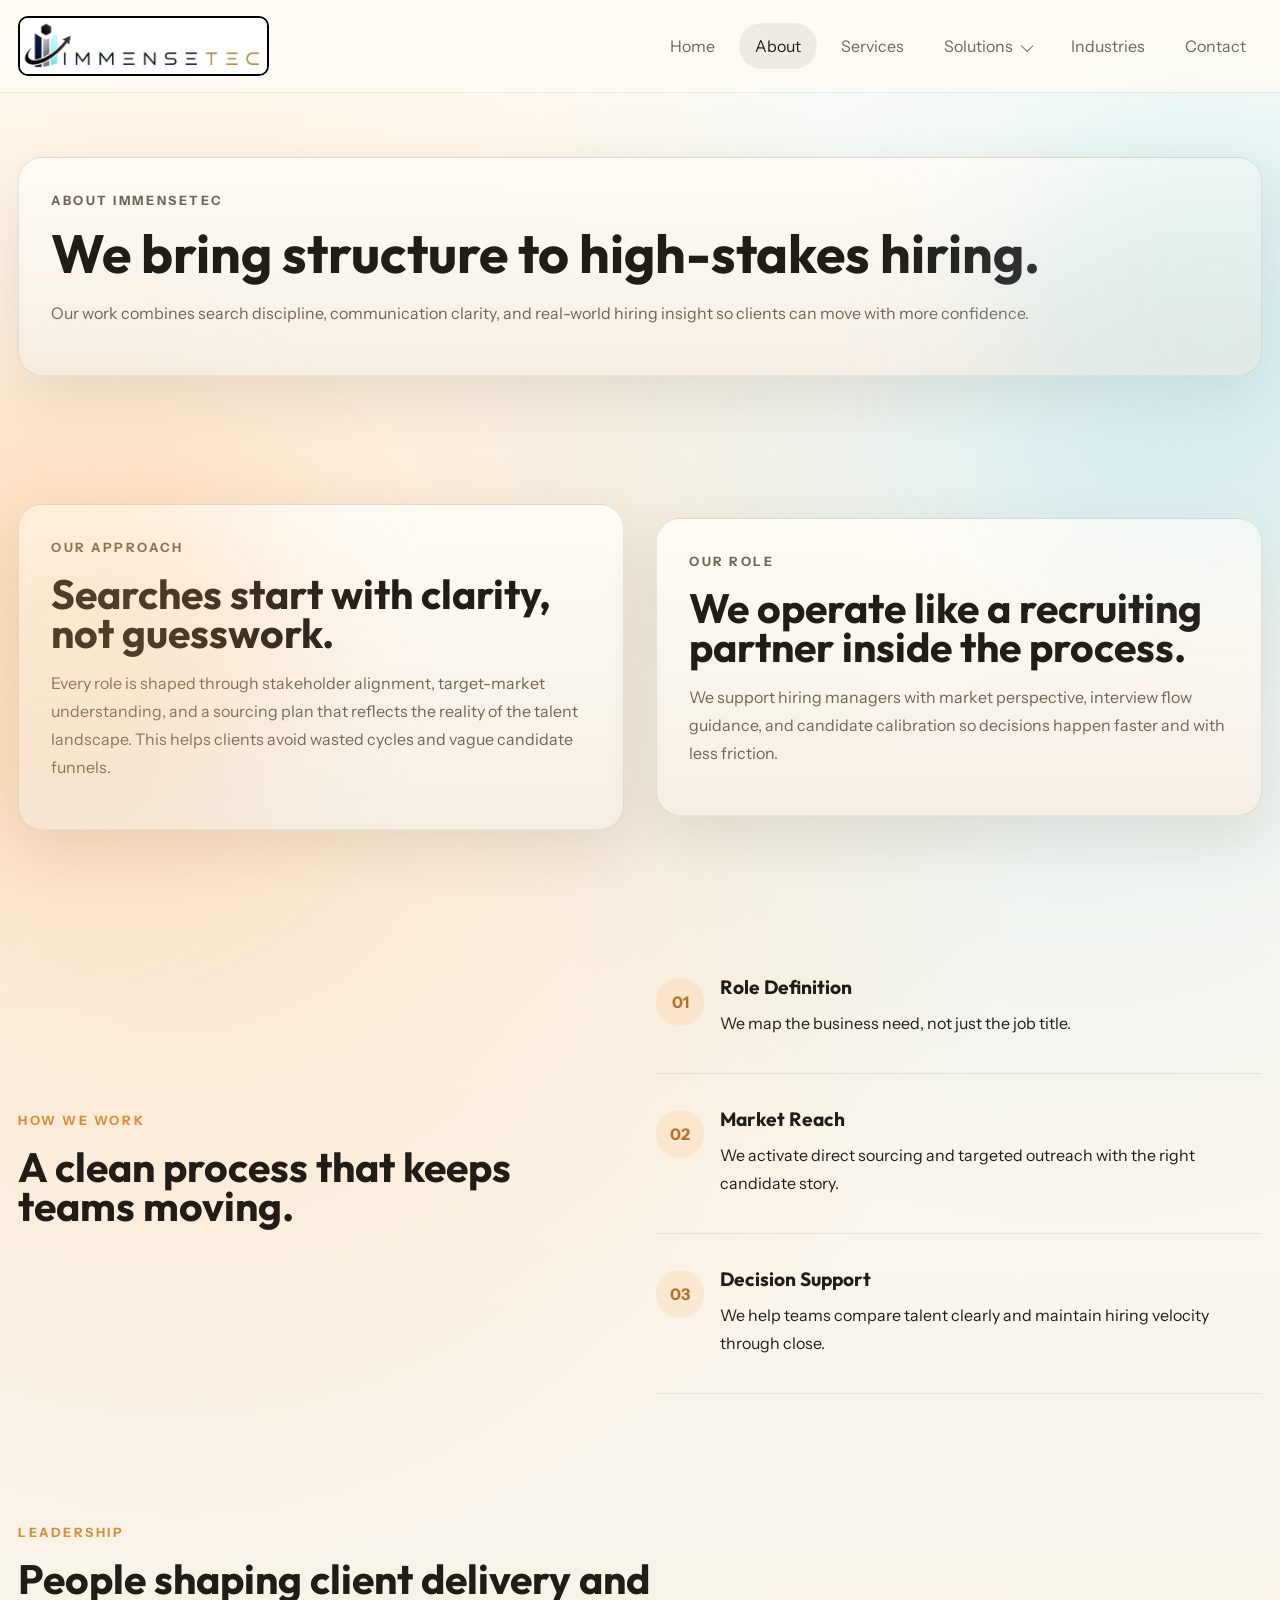
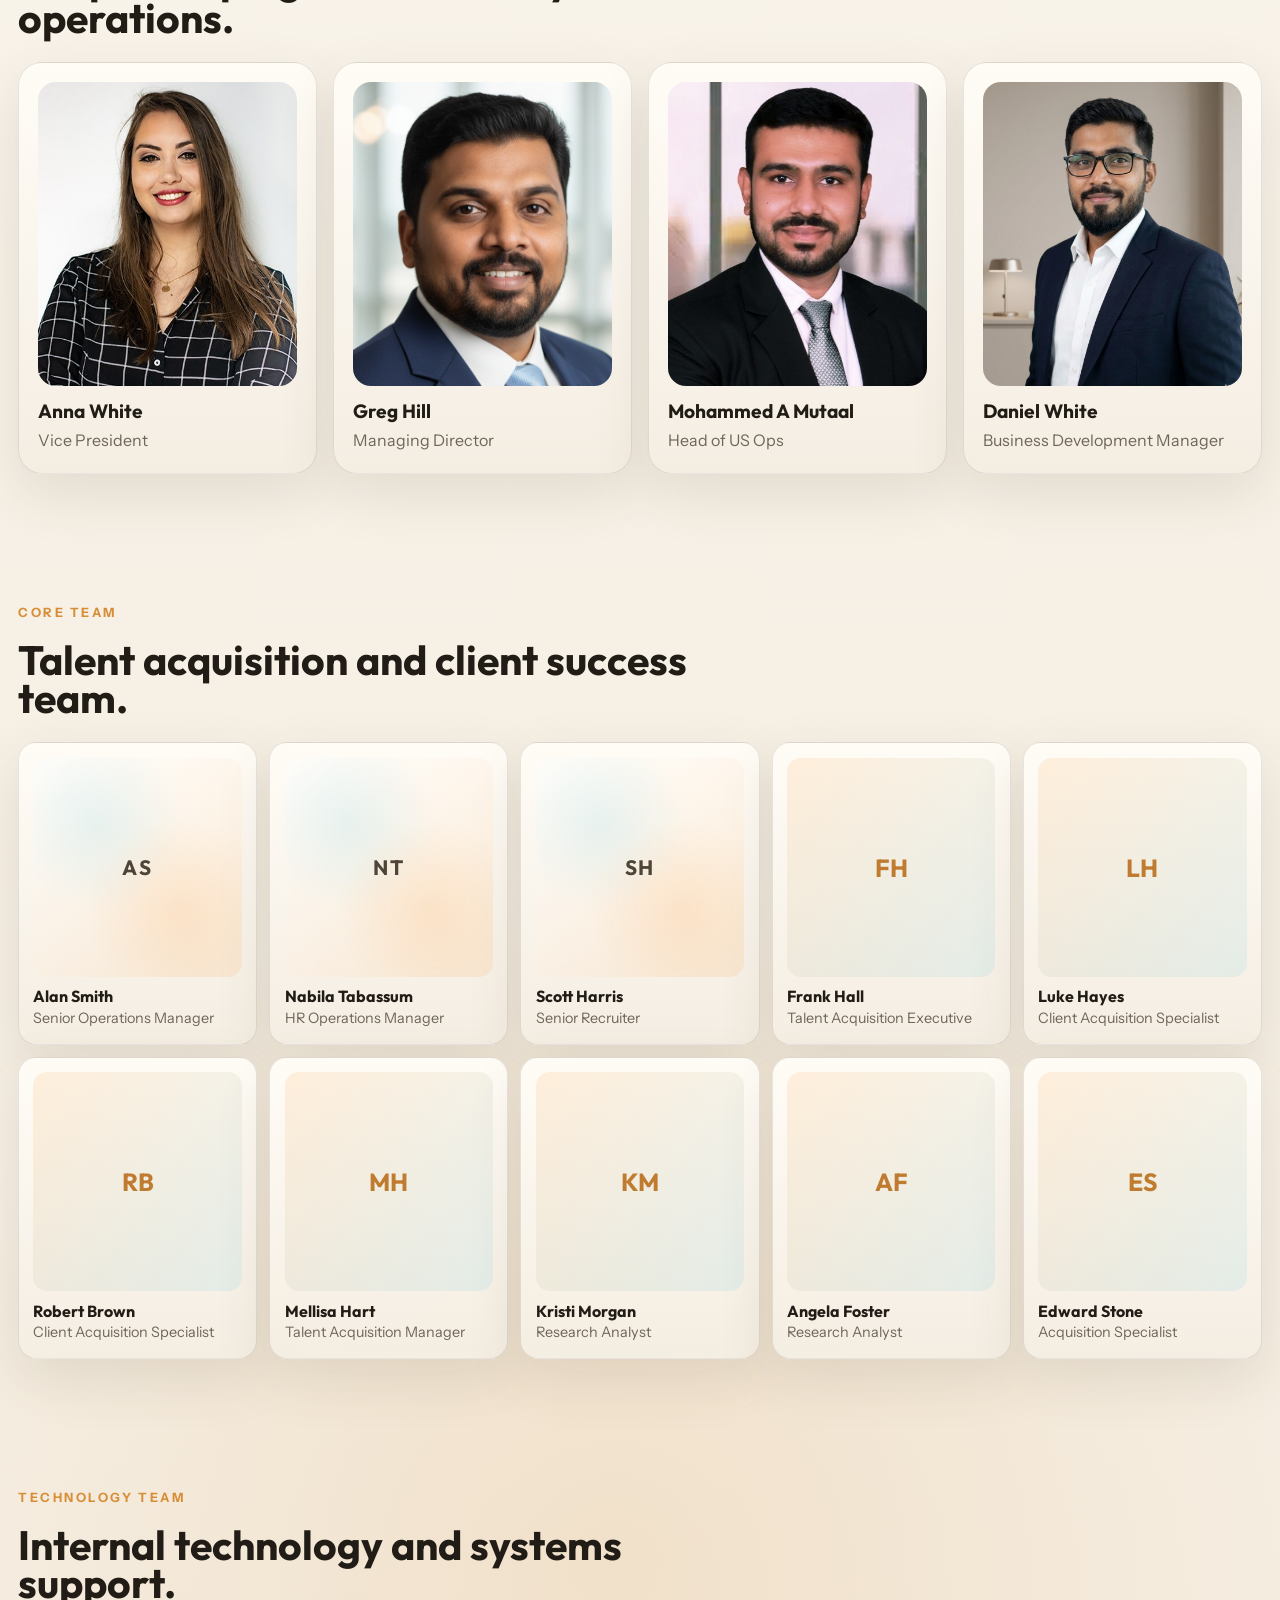
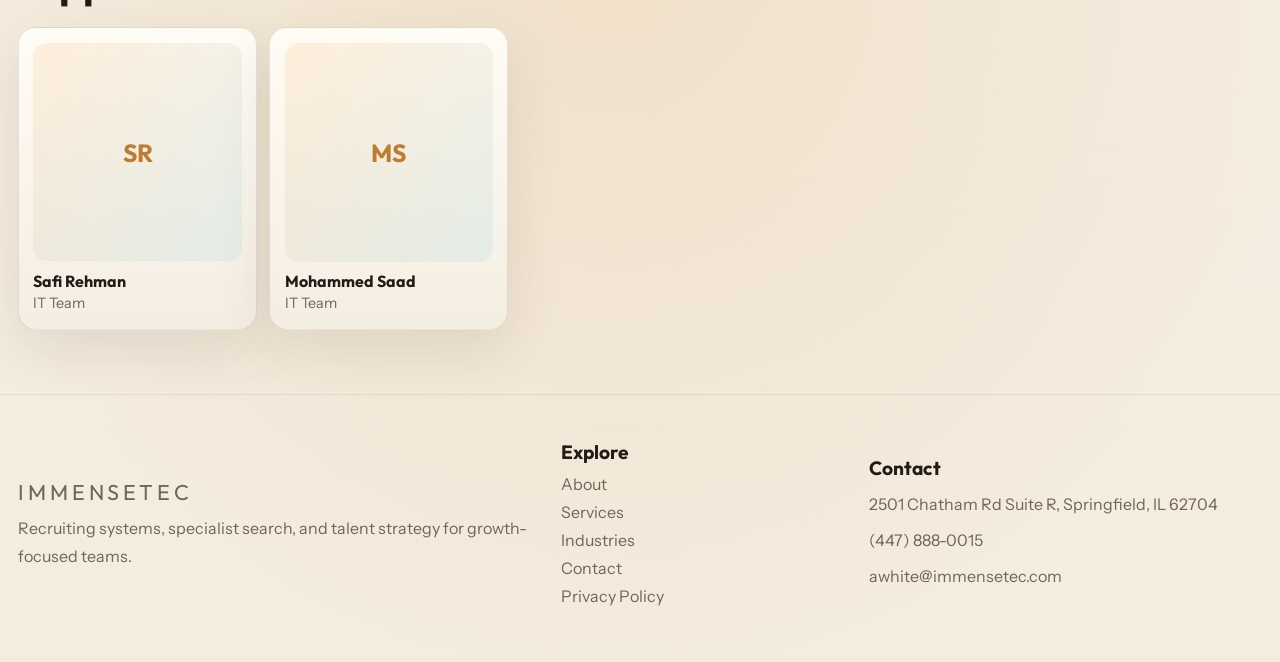
<file: about.html>
<!DOCTYPE html>
<html lang="en">
<head>
  <meta charset="UTF-8">
  <meta name="viewport" content="width=device-width, initial-scale=1.0">
  <title>About | Immensetec</title>
  <meta name="description" content="Learn how Immensetec approaches recruiting with clarity, speed, and structured hiring systems.">
    <link rel="icon" type="image/png" href="images/Favicon.png" />
  <link rel="preconnect" href="https://fonts.googleapis.com">
  <link rel="preconnect" href="https://fonts.gstatic.com" crossorigin>
  <link href="https://fonts.googleapis.com/css2?family=Outfit:wght@400;500;600;700;800&family=Instrument+Sans:wght@400;500;600;700&display=swap" rel="stylesheet">
  <link rel="stylesheet" href="styles.css">
</head>
<body>
  <div class="site-shell">
    <!-- <header class="site-header">
      <div class="container nav-bar">
        <a href="index.html" class="brand">
          <img src="images/logo.png" alt="Company Logo" class="logo" class="logo"  />
        </a>
        <nav class="site-nav" aria-label="Main navigation">
          <a href="index.html">Home</a>
          <a href="about.html" class="active">About</a>
          <a href="services.html">Services</a>
          <div class="nav-dropdown">
            <button class="nav-dropdown-toggle" type="button" aria-expanded="false" aria-controls="solutions-menu">
              Solutions
              <span class="nav-caret" aria-hidden="true"></span>
            </button>
            <div class="nav-dropdown-menu" id="solutions-menu">
              <div class="nav-dropdown-column">
                <p class="nav-dropdown-title">Services</p>
                <a href="services.html">Manufacturing &amp; Industrial</a>
                <a href="services.html">Financial</a>
                <a href="services.html">Healthcare &amp; Medical</a>
                <a href="services.html">Construction &amp; Infrastructure</a>
                <a href="services.html">Engineering</a>
                <a href="services.html">Oil &amp; Gas</a>
              </div>
              <div class="nav-dropdown-column nav-dropdown-column-wide">
                <p class="nav-dropdown-title">Business Challenges</p>
                <div class="nav-dropdown-cards">
                  <a href="services.html" class="nav-dropdown-card">
                    <strong>Direct Hire</strong>
                    <span>Targeted recruiting for essential permanent roles.</span>
                  </a>
                  <a href="services.html" class="nav-dropdown-card">
                    <strong>Permanent Hire</strong>
                    <span>Long-term placements built for stability and growth.</span>
                  </a>
                  <a href="services.html" class="nav-dropdown-card">
                    <strong>Fulltime Hire</strong>
                    <span>Full-cycle hiring support for core team expansion.</span>
                  </a>
                  <a href="services.html" class="nav-dropdown-card">
                    <strong>Resume Finder</strong>
                    <span>Focused candidate identification for hard-to-fill searches.</span>
                  </a>
                </div>
              </div>
              <div class="nav-dropdown-column">
                <p class="nav-dropdown-title">Industry Focus</p>
                <a href="industries.html">Industrial & Production</a>
                <a href="industries.html">Financial Services</a>
                <a href="industries.html">Hospitality & Guest Services</a>
                <a href="industries.html">Healthcare & Life Sciences</a>
                <a href="industries.html">Engineering Services</a>
                <a href="industries.html">Infrastructure & Construction</a>
                <a href="industries.html" class="nav-dropdown-viewall">View all</a>
              </div>
            </div>
          </div>
          <a href="industries.html">Industries</a>
          <a href="contact.html">Contact</a>
        </nav>
      </div>
    </header> -->
  <header class="site-header">
  <div class="container nav-bar">
    <a href="index.html" class="brand">
      <img src="images/logo.png" alt="ImmenseTec Logo" class="logo" />
    </a>

    <button class="nav-toggle" id="navToggle" aria-label="Toggle navigation" aria-expanded="false" aria-controls="siteNav">
      <span></span>
      <span></span>
      <span></span>
    </button>

    <nav class="site-nav" id="siteNav" aria-label="Main navigation">
      <a href="index.html" >Home</a>
      <a href="about.html" class="active">About</a>
      <a href="services.html">Services</a>

      <div class="nav-dropdown">
        <button class="nav-dropdown-toggle" type="button" aria-expanded="false" aria-controls="solutions-menu">
          Solutions
          <span class="nav-caret" aria-hidden="true"></span>
        </button>
        <div class="nav-dropdown-menu" id="solutions-menu">
          <div class="nav-dropdown-column">
            <p class="nav-dropdown-title">Services</p>
            <a href="services.html">Manufacturing & Industrial</a>
            <a href="services.html">Financial</a>
            <a href="services.html">Healthcare & Medical</a>
            <a href="services.html">Construction & Infrastructure</a>
            <a href="services.html">Engineering</a>
            <a href="services.html">Oil & Gas</a>
          </div>
          <div class="nav-dropdown-column nav-dropdown-column-wide">
            <p class="nav-dropdown-title">Business Challenges</p>
            <div class="nav-dropdown-cards">
              <a href="services.html" class="nav-dropdown-card">
                <strong>Direct Hire</strong>
                <span>Targeted recruiting for essential permanent roles.</span>
              </a>
              <a href="services.html" class="nav-dropdown-card">
                <strong>Permanent Hire</strong>
                <span>Long-term placements built for stability and growth.</span>
              </a>
              <a href="services.html" class="nav-dropdown-card">
                <strong>Fulltime Hire</strong>
                <span>Full-cycle hiring support for core team expansion.</span>
              </a>
              <a href="services.html" class="nav-dropdown-card">
                <strong>Resume Finder</strong>
                <span>Focused candidate identification for hard-to-fill searches.</span>
              </a>
            </div>
          </div>
          <div class="nav-dropdown-column">
            <p class="nav-dropdown-title">Industry Focus</p>
            <a href="industries.html">Industrial & Production</a>
            <a href="industries.html">Financial Services</a>
            <a href="industries.html">Hospitality & Guest Services</a>
            <a href="industries.html">Healthcare & Life Sciences</a>
            <a href="industries.html">Engineering Services</a>
            <a href="industries.html">Infrastructure & Construction</a>
            <a href="industries.html" class="nav-dropdown-viewall">View all</a>
          </div>
        </div>
      </div>

      <a href="industries.html">Industries</a>
      <a href="contact.html">Contact</a>
    </nav>
  </div>
</header>
    <main>
      <section class="page-hero">
        <div class="container page-hero-card">
          <p class="kicker">About Immensetec</p>
          <h1>We bring structure to high-stakes hiring.</h1>
          <p>
            Our work combines search discipline, communication clarity, and real-world
            hiring insight so clients can move with more confidence.
          </p>
        </div>
      </section>

      <section class="content-section">
        <div class="container dual-panel">
          <article class="surface-card">
            <p class="mini-label">Our approach</p>
            <h2>Searches start with clarity, not guesswork.</h2>
            <p>
              Every role is shaped through stakeholder alignment, target-market
              understanding, and a sourcing plan that reflects the reality of the
              talent landscape. This helps clients avoid wasted cycles and vague candidate funnels.
            </p>
          </article>
          <article class="surface-card">
            <p class="mini-label">Our role</p>
            <h2>We operate like a recruiting partner inside the process.</h2>
            <p>
              We support hiring managers with market perspective, interview flow
              guidance, and candidate calibration so decisions happen faster and with less friction.
            </p>
          </article>
        </div>
      </section>

      <section class="content-section">
        <div class="container timeline-layout">
          <div class="story-block">
            <p class="kicker">How we work</p>
            <h2>A clean process that keeps teams moving.</h2>
          </div>
          <div class="timeline-list">
            <article class="timeline-item">
              <span>01</span>
              <div>
                <h3>Role Definition</h3>
                <p>We map the business need, not just the job title.</p>
              </div>
            </article>
            <article class="timeline-item">
              <span>02</span>
              <div>
                <h3>Market Reach</h3>
                <p>We activate direct sourcing and targeted outreach with the right candidate story.</p>
              </div>
            </article>
            <article class="timeline-item">
              <span>03</span>
              <div>
                <h3>Decision Support</h3>
                <p>We help teams compare talent clearly and maintain hiring velocity through close.</p>
              </div>
            </article>
          </div>
        </div>
      </section>

      <section class="content-section">
        <div class="container">
          <div class="section-intro">
            <p class="kicker">Leadership</p>
            <h2>People shaping client delivery and operations.</h2>
          </div>
          <div class="team-showcase leadership-showcase">
            <article class="profile-card">
              <div class="profile-photo">
                <img src="images/team/anna-white.jpg" alt="Anna White">
              </div>
              <h3>Anna White</h3>
              <p>Vice President</p>
            </article>
            <article class="profile-card">
              <div class="profile-photo">
                <img src="images/team/faiyaz.png" alt="Greg Hill">
              </div>
              <h3>Greg Hill</h3>
              <p>Managing Director</p>
            </article>
            <article class="profile-card">
              <div class="profile-photo">
                <img src="images/team/mutaal.jpg" alt="Mohammed A Mutaal">
              </div>
              <h3>Mohammed A Mutaal</h3>
              <p>Head of US Ops</p>
            </article>
            <article class="profile-card">
              <div class="profile-photo">
                <img src="images/team/daniel-white.jpeg" alt="Daniel White">
              </div>
              <h3>Daniel White</h3>
              <p>Business Development Manager</p>
            </article>
          </div>
        </div>
      </section>

      <section class="content-section">
        <div class="container">
          <div class="section-intro">
            <p class="kicker">Core Team</p>
            <h2>Talent acquisition and client success team.</h2>
          </div>
          <div class="team-showcase compact-showcase">
            <article class="profile-card">
              <div class="profile-photo blank-photo soft-placeholder" aria-hidden="true">
                <span>AS</span>
              </div>
              <h3>Alan Smith</h3>
              <p>Senior Operations Manager</p>
            </article>
            <article class="profile-card">
              <div class="profile-photo blank-photo soft-placeholder" aria-hidden="true">
                <span>NT</span>
              </div>
              <h3>Nabila Tabassum</h3>
              <p>HR Operations Manager</p>
            </article>
            <article class="profile-card">
              <div class="profile-photo blank-photo soft-placeholder" aria-hidden="true">
                <span>SH</span>
              </div>
              <h3>Scott Harris</h3>
              <p>Senior Recruiter</p>
            </article>
            <article class="profile-card">
              <div class="profile-photo placeholder-photo">
                <span>FH</span>
              </div>
              <h3>Frank Hall</h3>
              <p>Talent Acquisition Executive</p>
            </article>
            <article class="profile-card">
              <div class="profile-photo placeholder-photo">
                <span>LH</span>
              </div>
              <h3>Luke Hayes</h3>
              <p>Client Acquisition Specialist</p>
            </article>
            <article class="profile-card">
              <div class="profile-photo placeholder-photo">
                <span>RB</span>
              </div>
              <h3>Robert Brown</h3>
              <p>Client Acquisition Specialist</p>
            </article>
            <article class="profile-card">
              <div class="profile-photo placeholder-photo">
                <span>MH</span>
              </div>
              <h3>Mellisa Hart</h3>
              <p>Talent Acquisition Manager</p>
            </article>
            <article class="profile-card">
              <div class="profile-photo placeholder-photo">
                <span>KM</span>
              </div>
              <h3>Kristi Morgan</h3>
              <p>Research Analyst</p>
            </article>
            <article class="profile-card">
              <div class="profile-photo placeholder-photo">
                <span>AF</span>
              </div>
              <h3>Angela Foster</h3>
              <p>Research Analyst</p>
            </article>
            <article class="profile-card">
              <div class="profile-photo placeholder-photo">
                <span>ES</span>
              </div>
              <h3>Edward Stone</h3>
              <p>Acquisition Specialist</p>
            </article>
          </div>
        </div>
      </section>

      <section class="content-section">
        <div class="container">
          <div class="section-intro">
            <p class="kicker">Technology Team</p>
            <h2>Internal technology and systems support.</h2>
          </div>
          <div class="team-showcase tech-showcase compact-showcase">
            <article class="profile-card">
              <div class="profile-photo placeholder-photo">
                <span>SR</span>
              </div>
              <h3>Safi Rehman</h3>
              <p>IT Team</p>
            </article>
            <article class="profile-card">
              <div class="profile-photo placeholder-photo">
                <span>MS</span>
              </div>
              <h3>Mohammed Saad</h3>
              <p>IT Team</p>
            </article>
          </div>
        </div>
      </section>
    </main>

    <footer class="site-footer">
      <div class="container footer-layout">
        <div>
          <a href="index.html" class="brand footer-brand">IMMENSETEC</a>
          <p>Recruiting systems, specialist search, and talent strategy for growth-focused teams.</p>
        </div>
        <div>
          <h3>Explore</h3>
          <a href="about.html">About</a>
          <a href="services.html">Services</a>
          <a href="industries.html">Industries</a>
          <a href="contact.html">Contact</a>
          <a href="privacy-policy.html">Privacy Policy</a>
        </div>
        <div>
          <h3>Contact</h3>
          <p>2501 Chatham Rd Suite R, Springfield, IL 62704</p>
          <p>(447) 888-0015</p>
          <p>awhite@immensetec.com</p>
        </div>
      </div>
    </footer>
  </div>
  <script src="nav.js"></script>
</body>
</html>
</file>
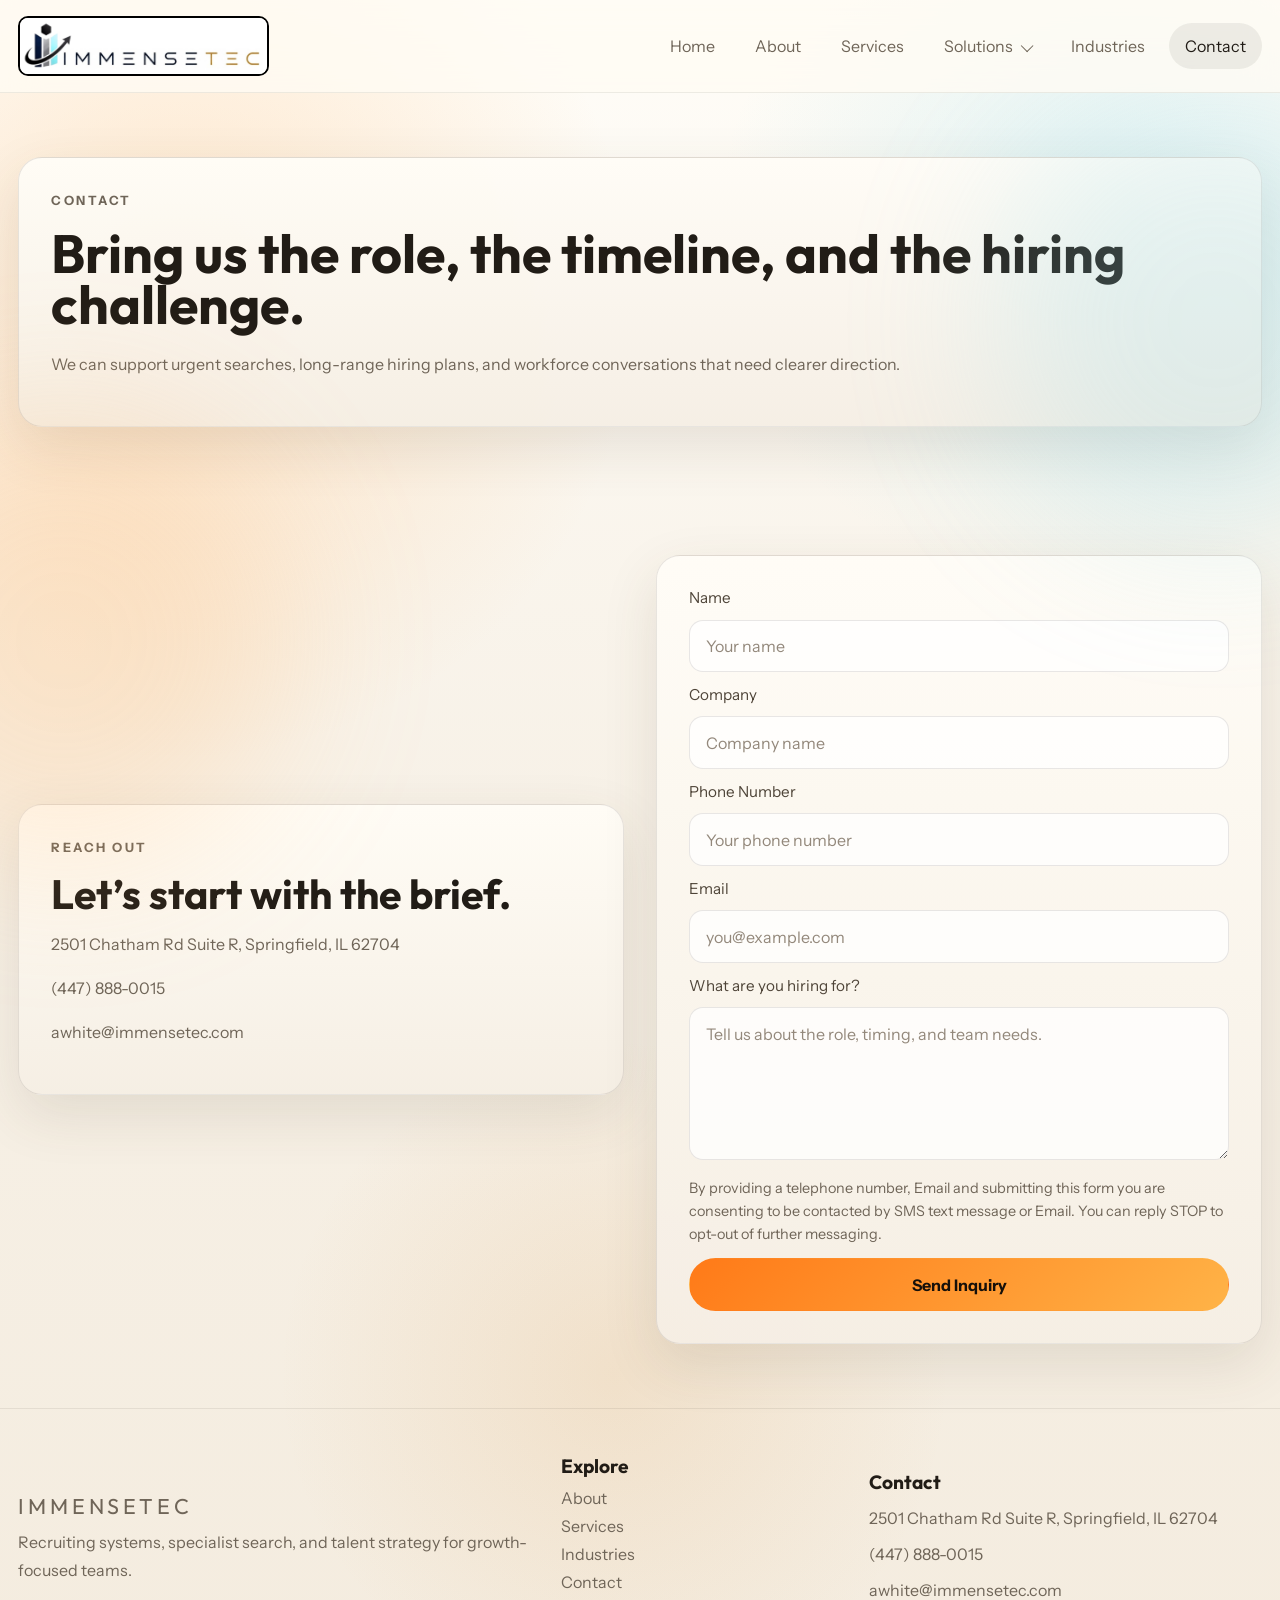
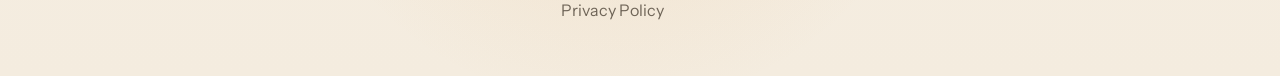
<file: contact.html>
<!DOCTYPE html>
<html lang="en">
<head>
  <meta charset="UTF-8">
  <meta name="viewport" content="width=device-width, initial-scale=1.0">
  <title>Contact | Immensetec</title>
  <meta name="description" content="Contact Immensetec to discuss recruiting, staffing, and workforce support.">
    <link rel="icon" type="image/png" href="images/Favicon.png" />
  <link rel="preconnect" href="https://fonts.googleapis.com">
  <link rel="preconnect" href="https://fonts.gstatic.com" crossorigin>
  <link href="https://fonts.googleapis.com/css2?family=Outfit:wght@400;500;600;700;800&family=Instrument+Sans:wght@400;500;600;700&display=swap" rel="stylesheet">
  <link rel="stylesheet" href="styles.css">
</head>
<body>
  <div class="site-shell">
    <!-- <header class="site-header">
      <div class="container nav-bar">
        <a href="index.html" class="brand">
          <img src="images/logo.png" alt="Company Logo" class="logo" class="logo"  />
        </a>
        <nav class="site-nav" aria-label="Main navigation">
          <a href="index.html">Home</a>
          <a href="about.html">About</a>
          <a href="services.html">Services</a>
          <div class="nav-dropdown">
            <button class="nav-dropdown-toggle" type="button" aria-expanded="false" aria-controls="solutions-menu">
              Solutions
              <span class="nav-caret" aria-hidden="true"></span>
            </button>
            <div class="nav-dropdown-menu" id="solutions-menu">
              <div class="nav-dropdown-column">
                <p class="nav-dropdown-title">Services</p>
                <a href="services.html">Manufacturing &amp; Industrial</a>
                <a href="services.html">Financial</a>
                <a href="services.html">Healthcare &amp; Medical</a>
                <a href="services.html">Construction &amp; Infrastructure</a>
                <a href="services.html">Engineering</a>
                <a href="services.html">Oil &amp; Gas</a>
              </div>
              <div class="nav-dropdown-column nav-dropdown-column-wide">
                <p class="nav-dropdown-title">Business Challenges</p>
                <div class="nav-dropdown-cards">
                  <a href="services.html" class="nav-dropdown-card">
                    <strong>Direct Hire</strong>
                    <span>Targeted recruiting for essential permanent roles.</span>
                  </a>
                  <a href="services.html" class="nav-dropdown-card">
                    <strong>Permanent Hire</strong>
                    <span>Long-term placements built for stability and growth.</span>
                  </a>
                  <a href="services.html" class="nav-dropdown-card">
                    <strong>Fulltime Hire</strong>
                    <span>Full-cycle hiring support for core team expansion.</span>
                  </a>
                  <a href="services.html" class="nav-dropdown-card">
                    <strong>Resume Finder</strong>
                    <span>Focused candidate identification for hard-to-fill searches.</span>
                  </a>
                </div>
              </div>
              <div class="nav-dropdown-column">
                <p class="nav-dropdown-title">Industry Focus</p>
                <a href="industries.html">Industrial & Production</a>
                <a href="industries.html">Financial Services</a>
                <a href="industries.html">Hospitality & Guest Services</a>
                <a href="industries.html">Healthcare & Life Sciences</a>
                <a href="industries.html">Engineering Services</a>
                <a href="industries.html">Infrastructure & Construction</a>
                <a href="industries.html" class="nav-dropdown-viewall">View all</a>
              </div>
            </div>
          </div>
          <a href="industries.html">Industries</a>
          <a href="contact.html" class="active">Contact</a>
        </nav>
      </div>
    </header> -->
  <header class="site-header">
  <div class="container nav-bar">
    <a href="index.html" class="brand">
      <img src="images/logo.png" alt="ImmenseTec Logo" class="logo" />
    </a>

    <button class="nav-toggle" id="navToggle" aria-label="Toggle navigation" aria-expanded="false" aria-controls="siteNav">
      <span></span>
      <span></span>
      <span></span>
    </button>

    <nav class="site-nav" id="siteNav" aria-label="Main navigation">
      <a href="index.html">Home</a>
      <a href="about.html">About</a>
      <a href="services.html">Services</a>

      <div class="nav-dropdown">
        <button class="nav-dropdown-toggle" type="button" aria-expanded="false" aria-controls="solutions-menu">
          Solutions
          <span class="nav-caret" aria-hidden="true"></span>
        </button>
        <div class="nav-dropdown-menu" id="solutions-menu">
          <div class="nav-dropdown-column">
            <p class="nav-dropdown-title">Services</p>
            <a href="services.html">Manufacturing & Industrial</a>
            <a href="services.html">Financial</a>
            <a href="services.html">Healthcare & Medical</a>
            <a href="services.html">Construction & Infrastructure</a>
            <a href="services.html">Engineering</a>
            <a href="services.html">Oil & Gas</a>
          </div>
          <div class="nav-dropdown-column nav-dropdown-column-wide">
            <p class="nav-dropdown-title">Business Challenges</p>
            <div class="nav-dropdown-cards">
              <a href="services.html" class="nav-dropdown-card">
                <strong>Direct Hire</strong>
                <span>Targeted recruiting for essential permanent roles.</span>
              </a>
              <a href="services.html" class="nav-dropdown-card">
                <strong>Permanent Hire</strong>
                <span>Long-term placements built for stability and growth.</span>
              </a>
              <a href="services.html" class="nav-dropdown-card">
                <strong>Fulltime Hire</strong>
                <span>Full-cycle hiring support for core team expansion.</span>
              </a>
              <a href="services.html" class="nav-dropdown-card">
                <strong>Resume Finder</strong>
                <span>Focused candidate identification for hard-to-fill searches.</span>
              </a>
            </div>
          </div>
          <div class="nav-dropdown-column">
            <p class="nav-dropdown-title">Industry Focus</p>
            <a href="industries.html">Industrial & Production</a>
            <a href="industries.html">Financial Services</a>
            <a href="industries.html">Hospitality & Guest Services</a>
            <a href="industries.html">Healthcare & Life Sciences</a>
            <a href="industries.html">Engineering Services</a>
            <a href="industries.html">Infrastructure & Construction</a>
            <a href="industries.html" class="nav-dropdown-viewall">View all</a>
          </div>
        </div>
      </div>

      <a href="industries.html" >Industries</a>
      <a href="contact.html" class="active">Contact</a>
    </nav>
  </div>
</header>
    <main>
      <section class="page-hero">
        <div class="container page-hero-card">
          <p class="kicker">Contact</p>
          <h1>Bring us the role, the timeline, and the hiring challenge.</h1>
          <p>
            We can support urgent searches, long-range hiring plans, and workforce conversations
            that need clearer direction.
          </p>
        </div>
      </section>

      <section class="content-section">
        <div class="container contact-layout">
          <article class="surface-card">
            <p class="mini-label">Reach out</p>
            <h2>Let’s start with the brief.</h2>
            <p>2501 Chatham Rd Suite R, Springfield, IL 62704</p>
            <p>(447) 888-0015</p>
            <p>awhite@immensetec.com</p>
          </article>

          <form class="surface-card contact-form" action="https://formspree.io/f/xzdydkeo" method="POST">
            <label for="name">Name</label>
            <input id="name" name="name" type="text" placeholder="Your name" required>

            <label for="company">Company</label>
            <input id="company" name="company" type="text" placeholder="Company name">

            <label for="phone">Phone Number</label>
            <input id="phone" name="phone" type="tel" placeholder="Your phone number" required>

            <label for="email">Email</label>
            <input id="email" name="email" type="email" placeholder="you@example.com" required>

            <label for="message">What are you hiring for?</label>
            <textarea id="message" name="message" rows="6" placeholder="Tell us about the role, timing, and team needs." required></textarea>

            <input type="hidden" name="_subject" value="New Immensetec contact form submission">

            <p class="form-consent">
              By providing a telephone number, Email and submitting this form you are consenting to be contacted by SMS text message or Email. You can reply STOP to opt-out of further messaging.
            </p>

            <button type="submit" class="button button-primary">Send Inquiry</button>
          </form>
        </div>
      </section>
    </main>

    <footer class="site-footer">
      <div class="container footer-layout">
        <div>
          <a href="index.html" class="brand footer-brand">IMMENSETEC</a>
          <p>Recruiting systems, specialist search, and talent strategy for growth-focused teams.</p>
        </div>
        <div>
          <h3>Explore</h3>
          <a href="about.html">About</a>
          <a href="services.html">Services</a>
          <a href="industries.html">Industries</a>
          <a href="contact.html">Contact</a>
          <a href="privacy-policy.html">Privacy Policy</a>
        </div>
        <div>
          <h3>Contact</h3>
          <p>2501 Chatham Rd Suite R, Springfield, IL 62704</p>
          <p>(447) 888-0015</p>
          <p>awhite@immensetec.com</p>
        </div>
      </div>
    </footer>
  </div>
  <script src="nav.js"></script>
</body>
</html>
</file>
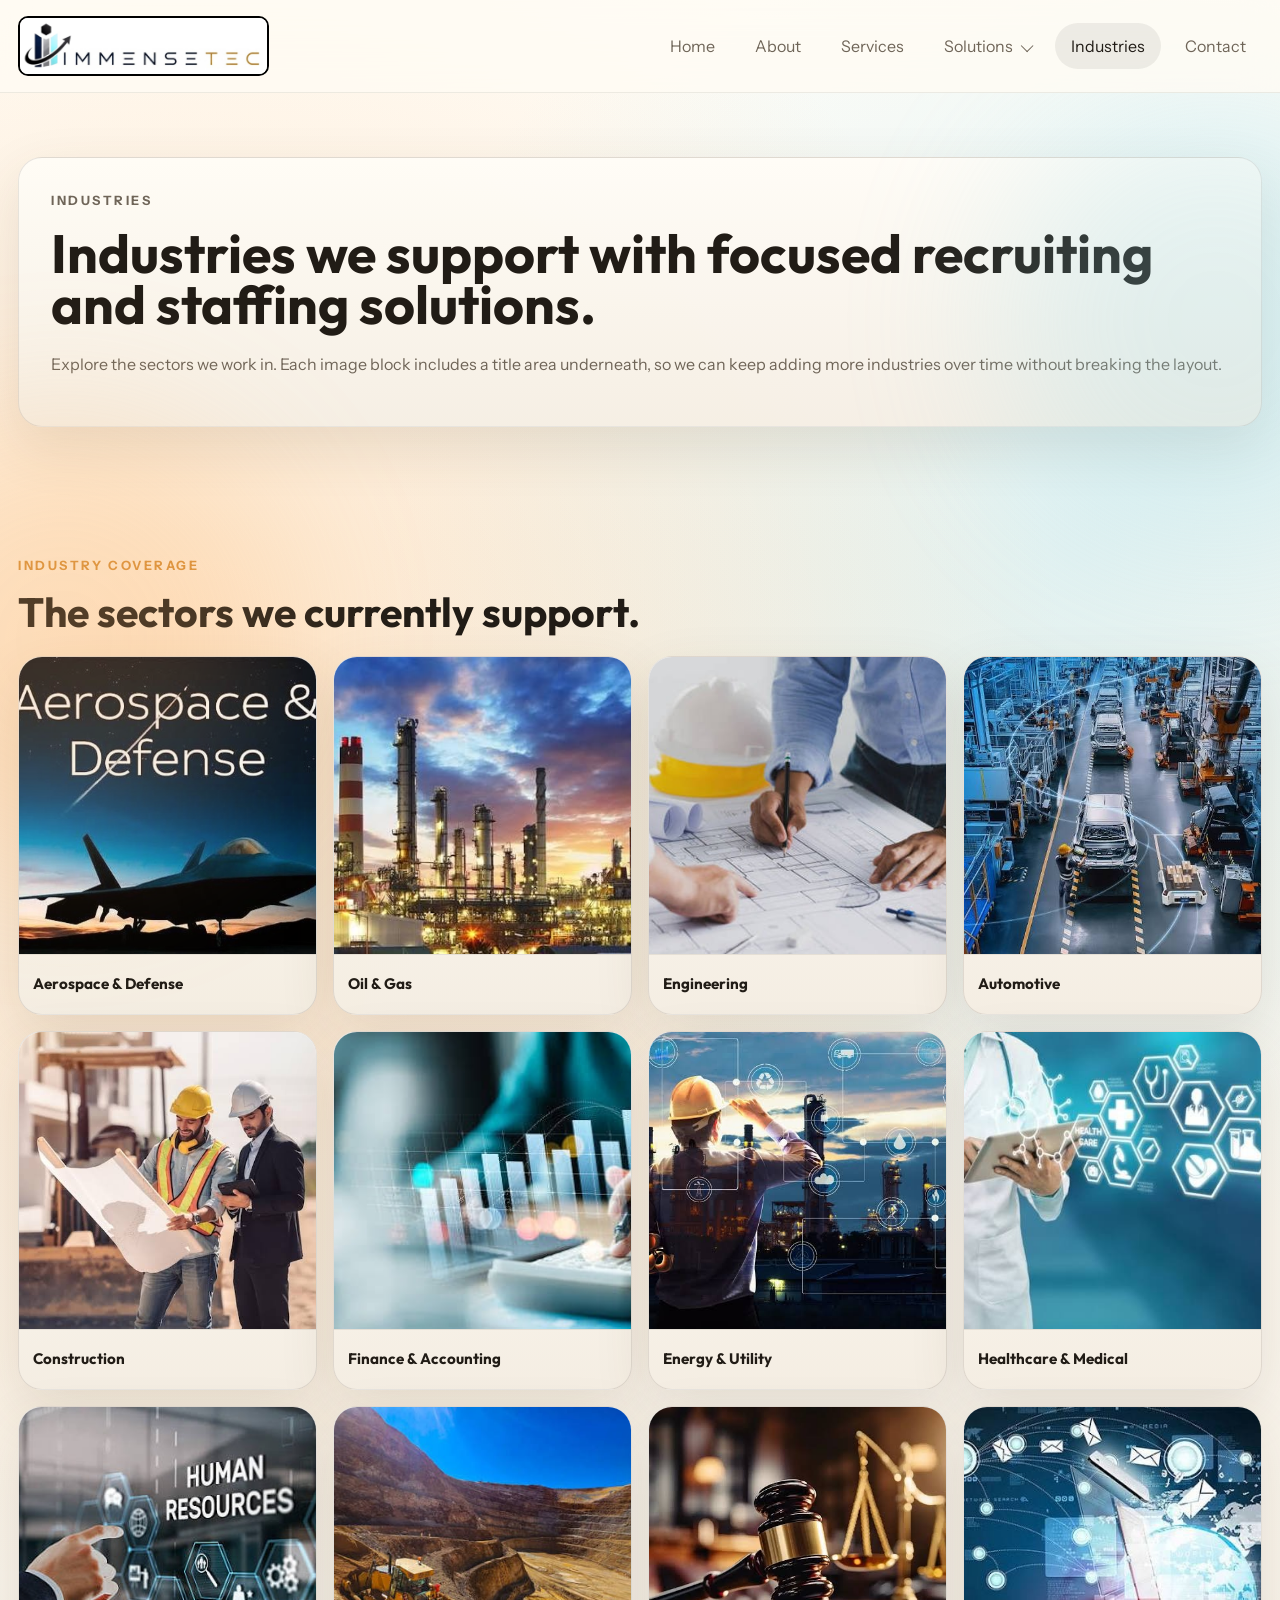
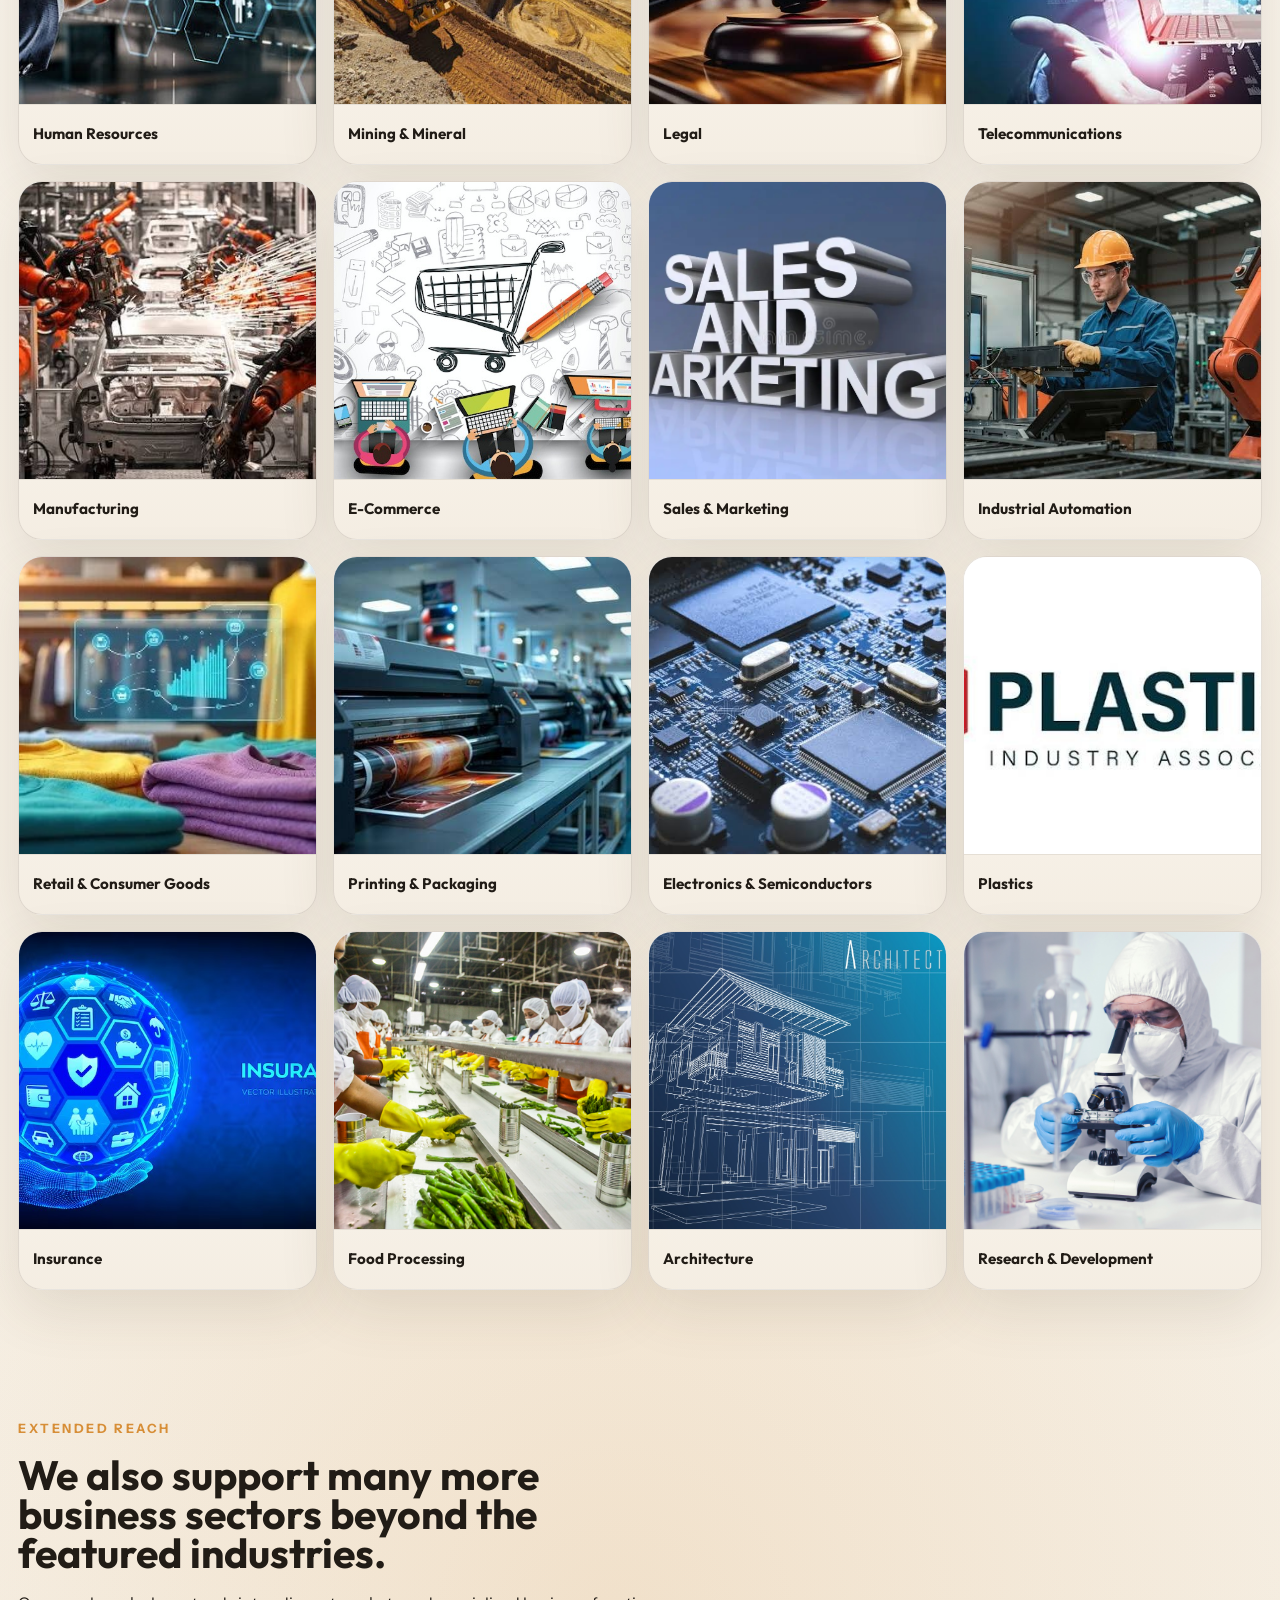
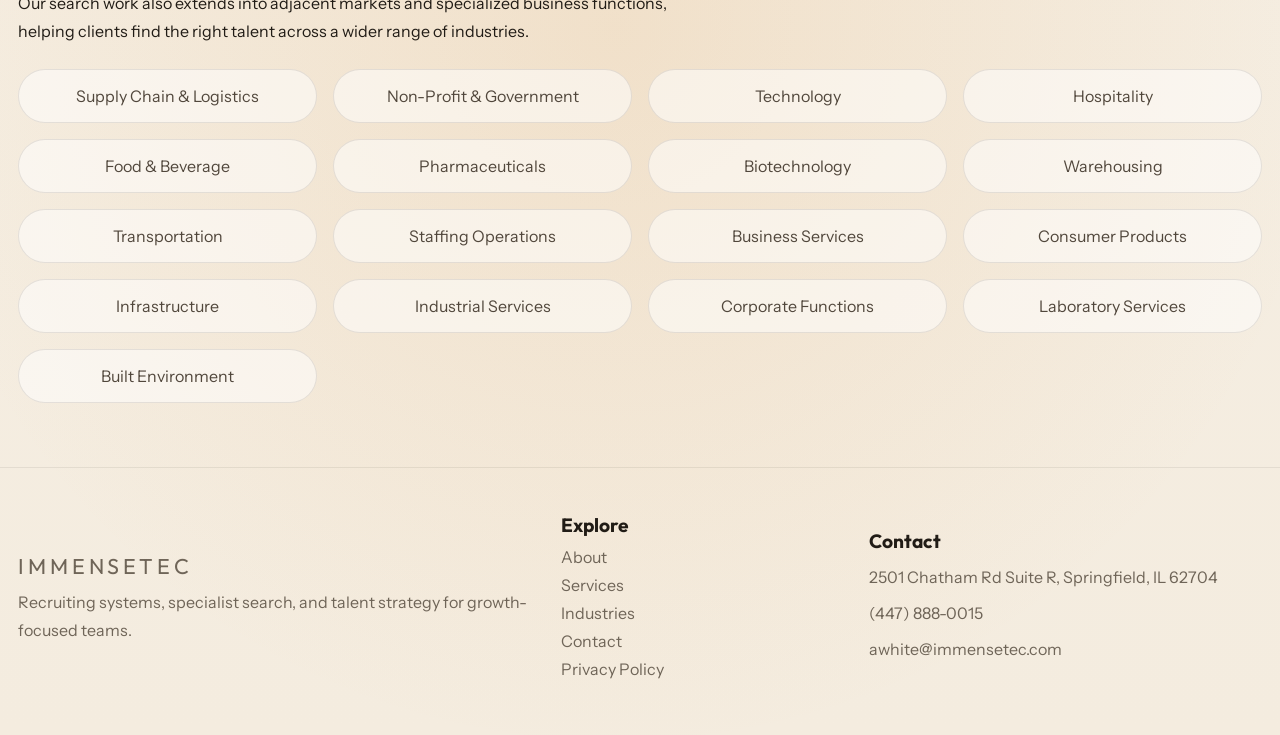
<file: industries.html>
<!DOCTYPE html>
<html lang="en">
<head>
  <meta charset="UTF-8">
  <meta name="viewport" content="width=device-width, initial-scale=1.0">
  <title>Industries | Immensetec</title>
  <meta name="description" content="Explore the industries Immensetec supports with recruiting, staffing, and talent solutions.">
    <link rel="icon" type="image/png" href="images/Favicon.png" />
  <link rel="preconnect" href="https://fonts.googleapis.com">
  <link rel="preconnect" href="https://fonts.gstatic.com" crossorigin>
  <link href="https://fonts.googleapis.com/css2?family=Outfit:wght@400;500;600;700;800&family=Instrument+Sans:wght@400;500;600;700&display=swap" rel="stylesheet">
  <link rel="stylesheet" href="styles.css">
</head>
<body>
  <div class="site-shell">
    <!-- <header class="site-header">
      <div class="container nav-bar">
        <a href="index.html" class="brand">
          <img src="images/logo.png" alt="Company Logo" class="logo" class="logo"  />
        </a>
        <nav class="site-nav" aria-label="Main navigation">
          <a href="index.html">Home</a>
          <a href="about.html">About</a>
          <a href="services.html">Services</a>
          <div class="nav-dropdown">
            <button class="nav-dropdown-toggle" type="button" aria-expanded="false" aria-controls="solutions-menu">
              Solutions
              <span class="nav-caret" aria-hidden="true"></span>
            </button>
            <div class="nav-dropdown-menu" id="solutions-menu">
              <div class="nav-dropdown-column">
                <p class="nav-dropdown-title">Services</p>
                <a href="services.html">Manufacturing &amp; Industrial</a>
                <a href="services.html">Financial</a>
                <a href="services.html">Healthcare &amp; Medical</a>
                <a href="services.html">Construction &amp; Infrastructure</a>
                <a href="services.html">Engineering</a>
                <a href="services.html">Oil &amp; Gas</a>
              </div>
              <div class="nav-dropdown-column nav-dropdown-column-wide">
                <p class="nav-dropdown-title">Business Challenges</p>
                <div class="nav-dropdown-cards">
                  <a href="services.html" class="nav-dropdown-card">
                    <strong>Direct Hire</strong>
                    <span>Targeted recruiting for essential permanent roles.</span>
                  </a>
                  <a href="services.html" class="nav-dropdown-card">
                    <strong>Permanent Hire</strong>
                    <span>Long-term placements built for stability and growth.</span>
                  </a>
                  <a href="services.html" class="nav-dropdown-card">
                    <strong>Fulltime Hire</strong>
                    <span>Full-cycle hiring support for core team expansion.</span>
                  </a>
                  <a href="services.html" class="nav-dropdown-card">
                    <strong>Resume Finder</strong>
                    <span>Focused candidate identification for hard-to-fill searches.</span>
                  </a>
                </div>
              </div>
              <div class="nav-dropdown-column">
                <p class="nav-dropdown-title">Industry Focus</p>
                <a href="industries.html">Industrial & Production</a>
                <a href="industries.html">Financial Services</a>
                <a href="industries.html">Hospitality & Guest Services</a>
                <a href="industries.html">Healthcare & Life Sciences</a>
                <a href="industries.html">Engineering Services</a>
                <a href="industries.html">Infrastructure & Construction</a>
                <a href="industries.html" class="nav-dropdown-viewall">View all</a>
              </div>
            </div>
          </div>
          <a href="industries.html" class="active">Industries</a>
          <a href="contact.html">Contact</a>
        </nav>
      </div>
    </header> -->
  <header class="site-header">
  <div class="container nav-bar">
    <a href="index.html" class="brand">
      <img src="images/logo.png" alt="ImmenseTec Logo" class="logo" />
    </a>

    <button class="nav-toggle" id="navToggle" aria-label="Toggle navigation" aria-expanded="false" aria-controls="siteNav">
      <span></span>
      <span></span>
      <span></span>
    </button>

    <nav class="site-nav" id="siteNav" aria-label="Main navigation">
      <a href="index.html" >Home</a>
      <a href="about.html" >About</a>
      <a href="services.html">Services</a>

      <div class="nav-dropdown">
        <button class="nav-dropdown-toggle" type="button" aria-expanded="false" aria-controls="solutions-menu">
          Solutions
          <span class="nav-caret" aria-hidden="true"></span>
        </button>
        <div class="nav-dropdown-menu" id="solutions-menu">
          <div class="nav-dropdown-column">
            <p class="nav-dropdown-title">Services</p>
            <a href="services.html">Manufacturing & Industrial</a>
            <a href="services.html">Financial</a>
            <a href="services.html">Healthcare & Medical</a>
            <a href="services.html">Construction & Infrastructure</a>
            <a href="services.html">Engineering</a>
            <a href="services.html">Oil & Gas</a>
          </div>
          <div class="nav-dropdown-column nav-dropdown-column-wide">
            <p class="nav-dropdown-title">Business Challenges</p>
            <div class="nav-dropdown-cards">
              <a href="services.html" class="nav-dropdown-card">
                <strong>Direct Hire</strong>
                <span>Targeted recruiting for essential permanent roles.</span>
              </a>
              <a href="services.html" class="nav-dropdown-card">
                <strong>Permanent Hire</strong>
                <span>Long-term placements built for stability and growth.</span>
              </a>
              <a href="services.html" class="nav-dropdown-card">
                <strong>Fulltime Hire</strong>
                <span>Full-cycle hiring support for core team expansion.</span>
              </a>
              <a href="services.html" class="nav-dropdown-card">
                <strong>Resume Finder</strong>
                <span>Focused candidate identification for hard-to-fill searches.</span>
              </a>
            </div>
          </div>
          <div class="nav-dropdown-column">
            <p class="nav-dropdown-title">Industry Focus</p>
            <a href="industries.html">Industrial & Production</a>
            <a href="industries.html">Financial Services</a>
            <a href="industries.html">Hospitality & Guest Services</a>
            <a href="industries.html">Healthcare & Life Sciences</a>
            <a href="industries.html">Engineering Services</a>
            <a href="industries.html">Infrastructure & Construction</a>
            <a href="industries.html" class="nav-dropdown-viewall">View all</a>
          </div>
        </div>
      </div>

      <a href="industries.html" class="active">Industries</a>
      <a href="contact.html">Contact</a>
    </nav>
  </div>
</header>
    <main>
      <section class="page-hero">
        <div class="container page-hero-card">
          <p class="kicker">Industries</p>
          <h1>Industries we support with focused recruiting and staffing solutions.</h1>
          <p>
            Explore the sectors we work in. Each image block includes a title area underneath,
            so we can keep adding more industries over time without breaking the layout.
          </p>
        </div>
      </section>

      <section class="content-section">
        <div class="container">
          <div class="section-intro">
            <p class="kicker">Industry Coverage</p>
            <h2>The sectors we currently support.</h2>
          </div>

          <div class="industry-gallery-grid">
            <article class="industry-gallery-card">
              <div class="industry-gallery-image">
                <img src="images/industries/aerospace-defense.jpg" alt="Aerospace & Defense">
              </div>
              <div class="industry-gallery-label">
                <h3>Aerospace & Defense</h3>
              </div>
            </article>
            <article class="industry-gallery-card">
              <div class="industry-gallery-image">
                <img src="images/industries/oil-gas.jpg" alt="Oil & Gas">
              </div>
              <div class="industry-gallery-label">
                <h3>Oil & Gas</h3>
              </div>
            </article>
            <article class="industry-gallery-card">
              <div class="industry-gallery-image">
                <img src="images/industries/engineering.jpg" alt="Engineering">
              </div>
              <div class="industry-gallery-label">
                <h3>Engineering</h3>
              </div>
            </article>
            <article class="industry-gallery-card">
              <div class="industry-gallery-image">
                <img src="images/industries/automotive.jpg" alt="Automotive">
              </div>
              <div class="industry-gallery-label">
                <h3>Automotive</h3>
              </div>
            </article>
            <article class="industry-gallery-card">
              <div class="industry-gallery-image">
                <img src="images/industries/construction.jpg" alt="Construction">
              </div>
              <div class="industry-gallery-label">
                <h3>Construction</h3>
              </div>
            </article>
            <article class="industry-gallery-card">
              <div class="industry-gallery-image">
                <img src="images/industries/finance-accounting.jpg" alt="Finance & Accounting">
              </div>
              <div class="industry-gallery-label">
                <h3>Finance & Accounting</h3>
              </div>
            </article>
            <article class="industry-gallery-card">
              <div class="industry-gallery-image">
                <img src="images/industries/energy-utility.jpg" alt="Energy & Utility">
              </div>
              <div class="industry-gallery-label">
                <h3>Energy & Utility</h3>
              </div>
            </article>
            <article class="industry-gallery-card">
              <div class="industry-gallery-image">
                <img src="images/industries/healthcare-medical.jpg" alt="Healthcare & Medical">
              </div>
              <div class="industry-gallery-label">
                <h3>Healthcare & Medical</h3>
              </div>
            </article>
            <article class="industry-gallery-card">
              <div class="industry-gallery-image">
                <img src="images/industries/human-resources.jpg" alt="Human Resources">
              </div>
              <div class="industry-gallery-label">
                <h3>Human Resources</h3>
              </div>
            </article>
            <article class="industry-gallery-card">
              <div class="industry-gallery-image">
                <img src="images/industries/mining-mineral.jpg" alt="Mining & Mineral">
              </div>
              <div class="industry-gallery-label">
                <h3>Mining & Mineral</h3>
              </div>
            </article>
            <article class="industry-gallery-card">
              <div class="industry-gallery-image">
                <img src="images/industries/legal.jpg" alt="Legal">
              </div>
              <div class="industry-gallery-label">
                <h3>Legal</h3>
              </div>
            </article>
            <article class="industry-gallery-card">
              <div class="industry-gallery-image">
                <img src="images/industries/telecommunications.jpg" alt="Telecommunications">
              </div>
              <div class="industry-gallery-label">
                <h3>Telecommunications</h3>
              </div>
            </article>
            <article class="industry-gallery-card">
              <div class="industry-gallery-image">
                <img src="images/industries/manufacturing.jpg" alt="Manufacturing">
              </div>
              <div class="industry-gallery-label">
                <h3>Manufacturing</h3>
              </div>
            </article>
            <article class="industry-gallery-card">
              <div class="industry-gallery-image">
                <img src="images/industries/ecommerce.jpg" alt="E-Commerce">
              </div>
              <div class="industry-gallery-label">
                <h3>E-Commerce</h3>
              </div>
            </article>
            <article class="industry-gallery-card">
              <div class="industry-gallery-image">
                <img src="images/industries/sales-marketing.jpg" alt="Sales & Marketing">
              </div>
              <div class="industry-gallery-label">
                <h3>Sales & Marketing</h3>
              </div>
            </article>
            <article class="industry-gallery-card">
              <div class="industry-gallery-image">
                <img src="images/industries/industrial-automation.jpg" alt="Industrial Automation">
              </div>
              <div class="industry-gallery-label">
                <h3>Industrial Automation</h3>
              </div>
            </article>
            <article class="industry-gallery-card">
              <div class="industry-gallery-image">
                <img src="images/industries/retail-consumer-goods.jpg" alt="Retail & Consumer Goods">
              </div>
              <div class="industry-gallery-label">
                <h3>Retail & Consumer Goods</h3>
              </div>
            </article>
            <article class="industry-gallery-card">
              <div class="industry-gallery-image">
                <img src="images/industries/printing-packaging.jpg" alt="Printing & Packaging">
              </div>
              <div class="industry-gallery-label">
                <h3>Printing & Packaging</h3>
              </div>
            </article>
            <article class="industry-gallery-card">
              <div class="industry-gallery-image">
                <img src="images/industries/electronics-semiconductors.jpg" alt="Electronics & Semiconductors">
              </div>
              <div class="industry-gallery-label">
                <h3>Electronics & Semiconductors</h3>
              </div>
            </article>
            <article class="industry-gallery-card">
              <div class="industry-gallery-image">
                <img src="images/industries/plastics.jpg" alt="Plastics">
              </div>
              <div class="industry-gallery-label">
                <h3>Plastics</h3>
              </div>
            </article>
            <article class="industry-gallery-card">
              <div class="industry-gallery-image">
                <img src="images/industries/insurance.jpg" alt="Insurance">
              </div>
              <div class="industry-gallery-label">
                <h3>Insurance</h3>
              </div>
            </article>
            <article class="industry-gallery-card">
              <div class="industry-gallery-image">
                <img src="images/industries/food-processing.jpg" alt="Food Processing">
              </div>
              <div class="industry-gallery-label">
                <h3>Food Processing</h3>
              </div>
            </article>
            <article class="industry-gallery-card">
              <div class="industry-gallery-image">
                <img src="images/industries/architecture.jpg" alt="Architecture">
              </div>
              <div class="industry-gallery-label">
                <h3>Architecture</h3>
              </div>
            </article>
            <article class="industry-gallery-card">
              <div class="industry-gallery-image">
                <img src="images/industries/research-development.jpg" alt="Research & Development">
              </div>
              <div class="industry-gallery-label">
                <h3>Research & Development</h3>
              </div>
            </article>
          </div>
        </div>
      </section>

      <section class="content-section">
        <div class="container">
          <div class="section-intro">
            <p class="kicker">Extended Reach</p>
            <h2>We also support many more business sectors beyond the featured industries.</h2>
            <p>
              Our search work also extends into adjacent markets and specialized business functions,
              helping clients find the right talent across a wider range of industries.
            </p>
          </div>

          <div class="industry-cloud">
            <span>Supply Chain & Logistics</span>
            <span>Non-Profit & Government</span>
            <span>Technology</span>
            <span>Hospitality</span>
            <span>Food & Beverage</span>
            <span>Pharmaceuticals</span>
            <span>Biotechnology</span>
            <span>Warehousing</span>
            <span>Transportation</span>
            <span>Staffing Operations</span>
            <span>Business Services</span>
            <span>Consumer Products</span>
            <span>Infrastructure</span>
            <span>Industrial Services</span>
            <span>Corporate Functions</span>
            <span>Laboratory Services</span>
            <span>Built Environment</span>
          </div>
        </div>
      </section>
    </main>

    <footer class="site-footer">
      <div class="container footer-layout">
        <div>
          <a href="index.html" class="brand footer-brand">IMMENSETEC</a>
          <p>Recruiting systems, specialist search, and talent strategy for growth-focused teams.</p>
        </div>
        <div>
          <h3>Explore</h3>
          <a href="about.html">About</a>
          <a href="services.html">Services</a>
          <a href="industries.html">Industries</a>
          <a href="contact.html">Contact</a>
          <a href="privacy-policy.html">Privacy Policy</a>
        </div>
        <div>
          <h3>Contact</h3>
          <p>2501 Chatham Rd Suite R, Springfield, IL 62704</p>
          <p>(447) 888-0015</p>
          <p>awhite@immensetec.com</p>
        </div>
      </div>
    </footer>
  </div>
  <script src="nav.js"></script>
</body>
</html>
</file>
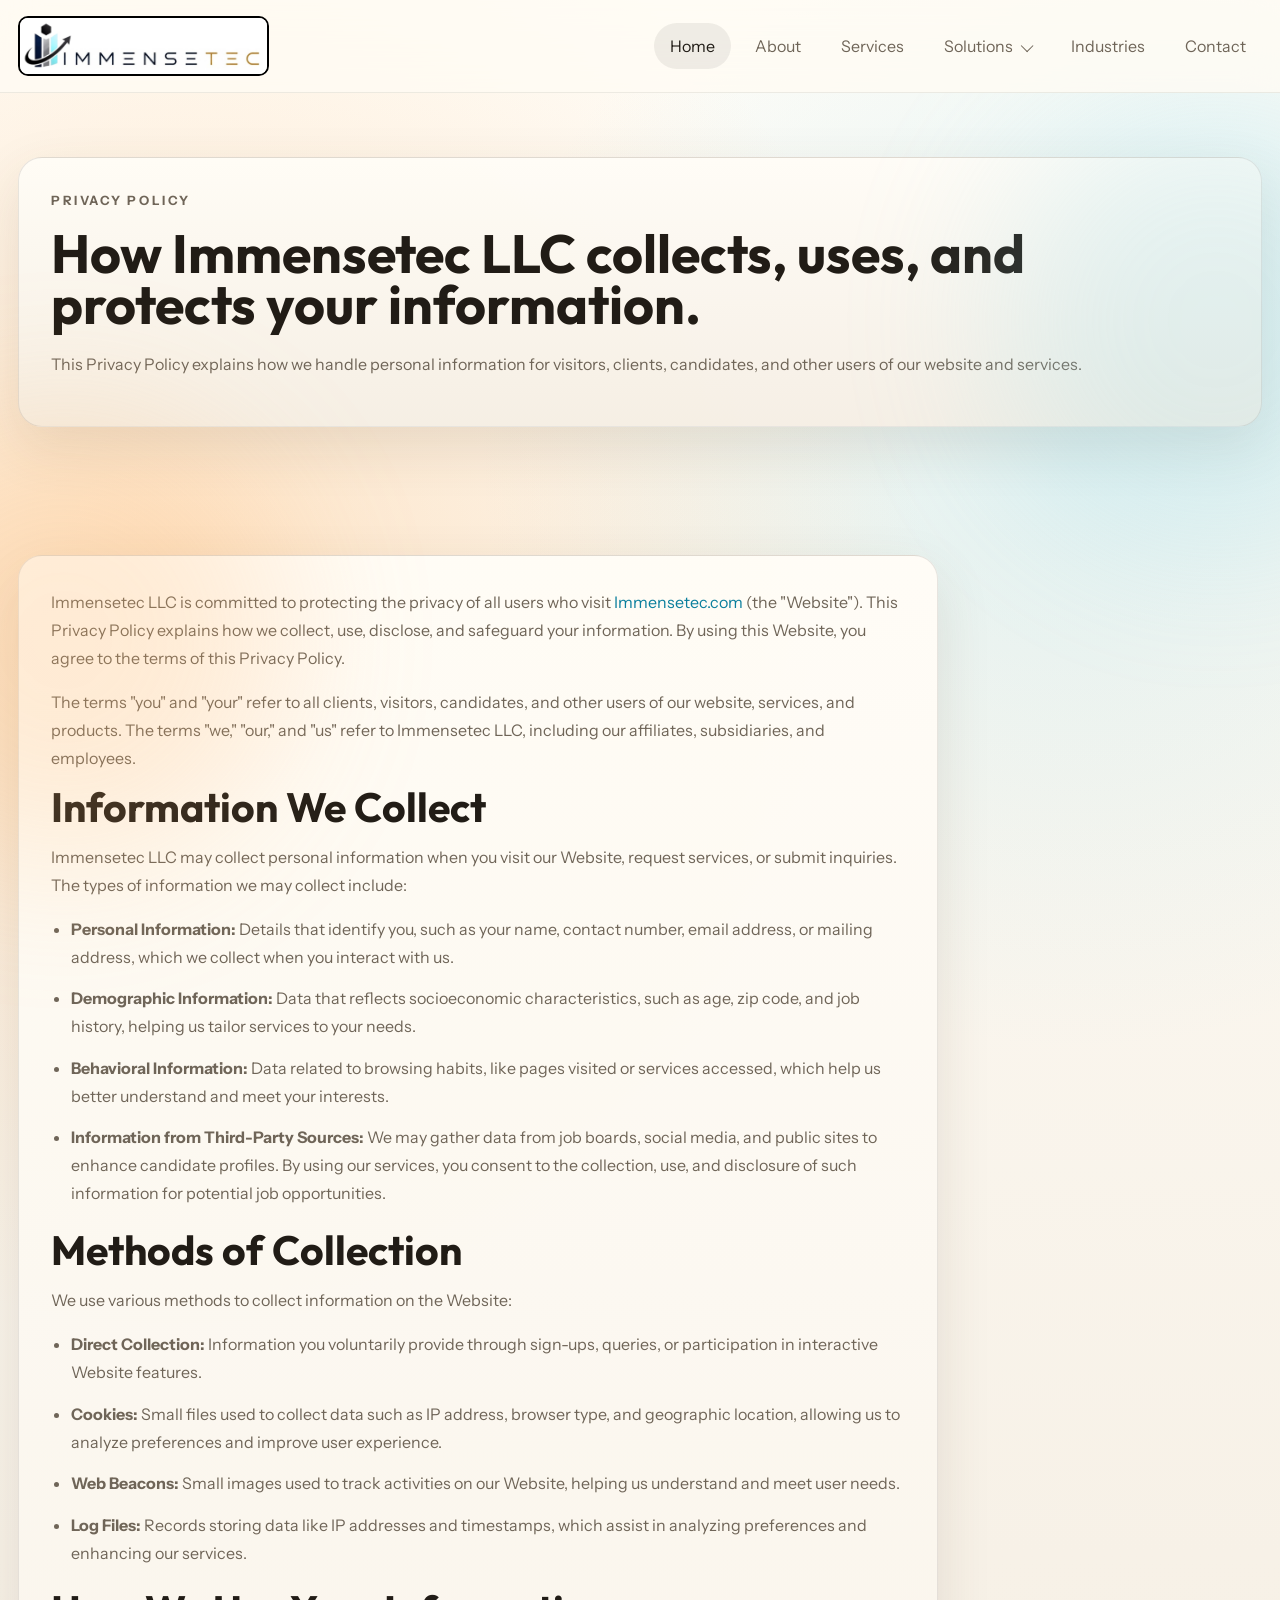
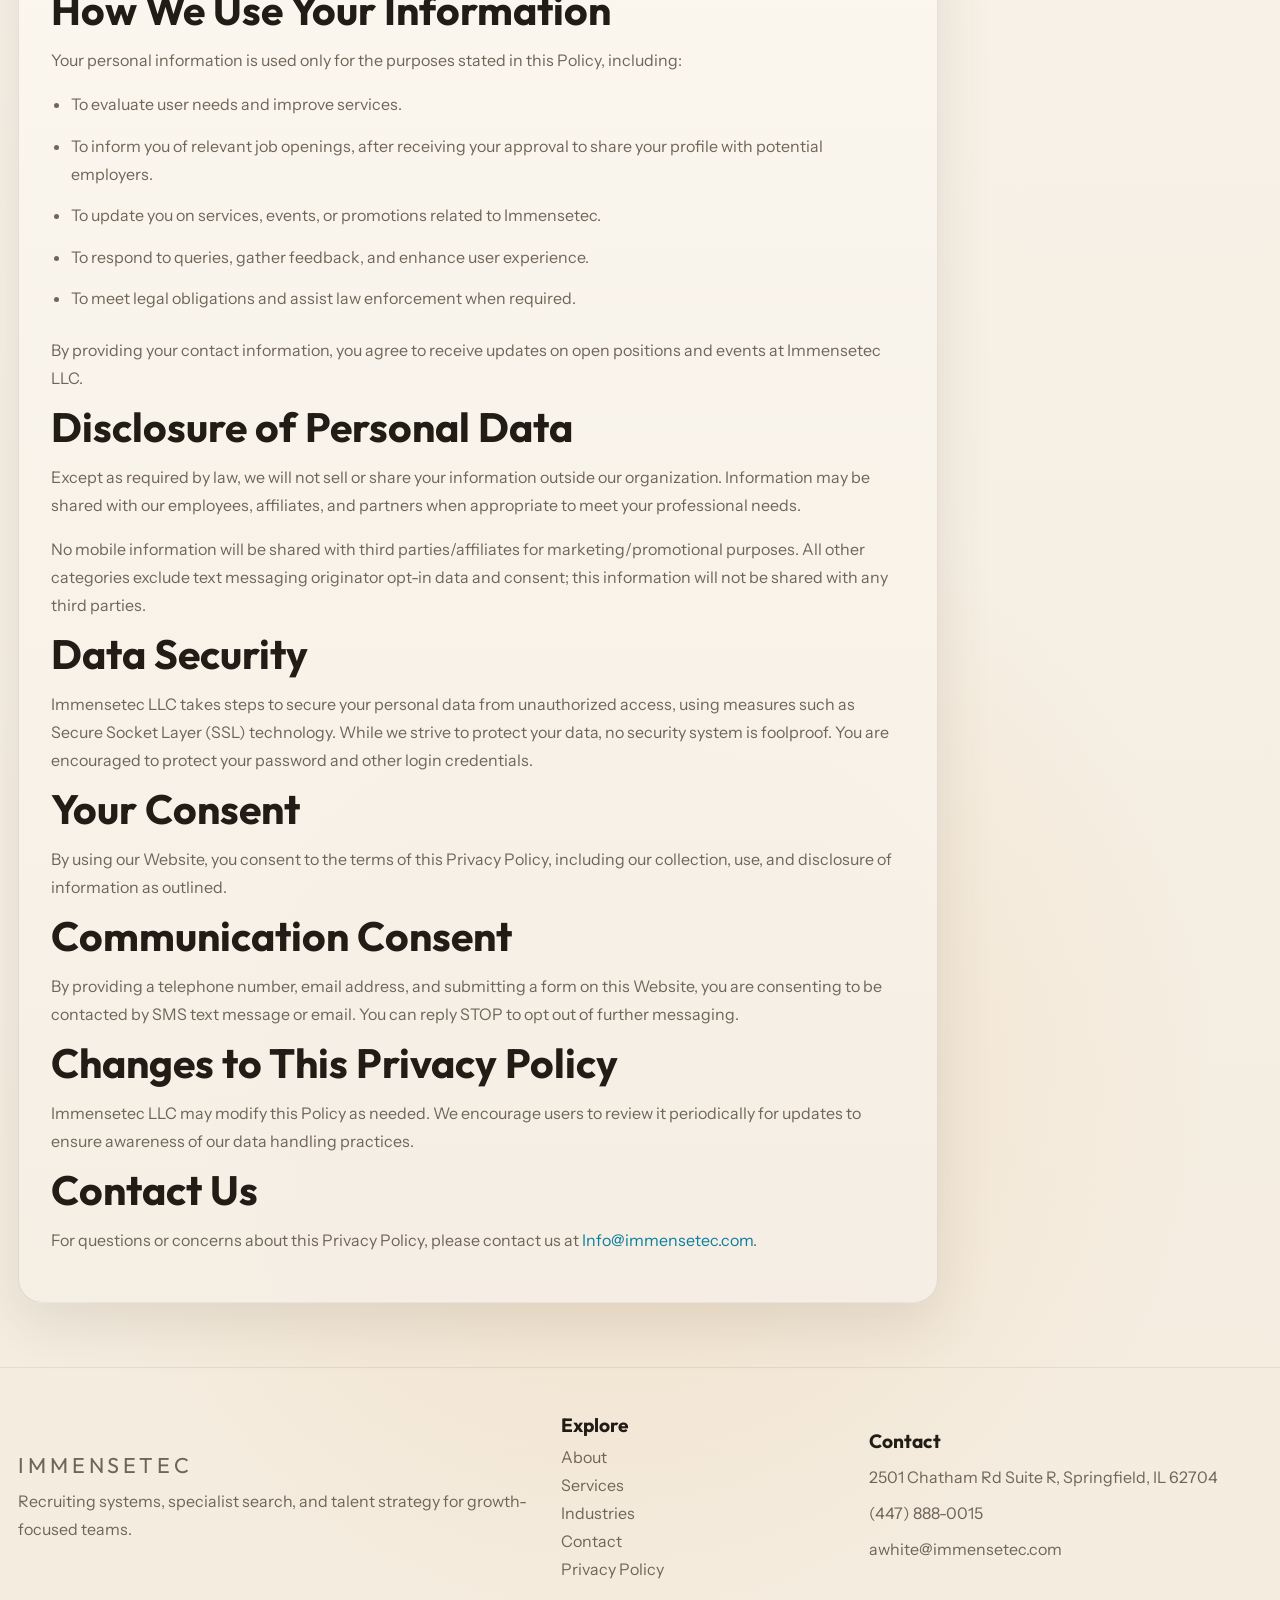
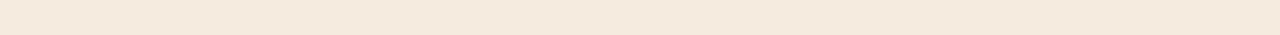
<file: privacy-policy.html>
<!DOCTYPE html>
<html lang="en">
<head>
  <meta charset="UTF-8">
  <meta name="viewport" content="width=device-width, initial-scale=1.0">
  <title>Privacy Policy | Immensetec</title>
  <meta name="description" content="Read the Immensetec LLC Privacy Policy and learn how we collect, use, and protect your information.">
    <link rel="icon" type="image/png" href="images/Favicon.png" />
  <link rel="preconnect" href="https://fonts.googleapis.com">
  <link rel="preconnect" href="https://fonts.gstatic.com" crossorigin>
  <link href="https://fonts.googleapis.com/css2?family=Outfit:wght@400;500;600;700;800&family=Instrument+Sans:wght@400;500;600;700&display=swap" rel="stylesheet">
  <link rel="stylesheet" href="styles.css">
</head>
<body>
  <div class="site-shell">
    <!-- <header class="site-header">
      <div class="container nav-bar">
        <a href="index.html">
          <img src="images/logo.png" alt="Company Logo" class="logo" class="logo"  />
        </a>
        <nav class="site-nav" aria-label="Main navigation">
          <a href="index.html">Home</a>
          <a href="about.html">About</a>
          <a href="services.html">Services</a>
          <div class="nav-dropdown">
            <button class="nav-dropdown-toggle" type="button" aria-expanded="false" aria-controls="solutions-menu">
              Solutions
              <span class="nav-caret" aria-hidden="true"></span>
            </button>
            <div class="nav-dropdown-menu" id="solutions-menu">
              <div class="nav-dropdown-column">
                <p class="nav-dropdown-title">Services</p>
                <a href="services.html">Manufacturing &amp; Industrial</a>
                <a href="services.html">Financial</a>
                <a href="services.html">Healthcare &amp; Medical</a>
                <a href="services.html">Construction &amp; Infrastructure</a>
                <a href="services.html">Engineering</a>
                <a href="services.html">Oil &amp; Gas</a>
              </div>
              <div class="nav-dropdown-column nav-dropdown-column-wide">
                <p class="nav-dropdown-title">Business Challenges</p>
                <div class="nav-dropdown-cards">
                  <a href="services.html" class="nav-dropdown-card">
                    <strong>Direct Hire</strong>
                    <span>Targeted recruiting for essential permanent roles.</span>
                  </a>
                  <a href="services.html" class="nav-dropdown-card">
                    <strong>Permanent Hire</strong>
                    <span>Long-term placements built for stability and growth.</span>
                  </a>
                  <a href="services.html" class="nav-dropdown-card">
                    <strong>Fulltime Hire</strong>
                    <span>Full-cycle hiring support for core team expansion.</span>
                  </a>
                  <a href="services.html" class="nav-dropdown-card">
                    <strong>Resume Finder</strong>
                    <span>Focused candidate identification for hard-to-fill searches.</span>
                  </a>
                </div>
              </div>
              <div class="nav-dropdown-column">
                <p class="nav-dropdown-title">Industry Focus</p>
                <a href="industries.html">Manufacturing</a>
                <a href="industries.html">Technology</a>
                <a href="industries.html">Finance</a>
                <a href="industries.html">Hospitality</a>
                <a href="industries.html">Healthcare</a>
                <a href="industries.html">Engineering</a>
                <a href="industries.html" class="nav-dropdown-viewall">View all</a>
              </div>
            </div>
          </div>
          <a href="industries.html">Industries</a>
          <a href="contact.html">Contact</a>
        </nav>
      </div>
    </header> -->
  <header class="site-header">
  <div class="container nav-bar">
    <a href="index.html" class="brand">
      <img src="images/logo.png" alt="ImmenseTec Logo" class="logo" />
    </a>

    <button class="nav-toggle" id="navToggle" aria-label="Toggle navigation" aria-expanded="false" aria-controls="siteNav">
      <span></span>
      <span></span>
      <span></span>
    </button>

    <nav class="site-nav" id="siteNav" aria-label="Main navigation">
      <a href="index.html" class="active">Home</a>
      <a href="about.html">About</a>
      <a href="services.html">Services</a>

      <div class="nav-dropdown">
        <button class="nav-dropdown-toggle" type="button" aria-expanded="false" aria-controls="solutions-menu">
          Solutions
          <span class="nav-caret" aria-hidden="true"></span>
        </button>
        <div class="nav-dropdown-menu" id="solutions-menu">
          <div class="nav-dropdown-column">
            <p class="nav-dropdown-title">Services</p>
            <a href="services.html">Manufacturing & Industrial</a>
            <a href="services.html">Financial</a>
            <a href="services.html">Healthcare & Medical</a>
            <a href="services.html">Construction & Infrastructure</a>
            <a href="services.html">Engineering</a>
            <a href="services.html">Oil & Gas</a>
          </div>
          <div class="nav-dropdown-column nav-dropdown-column-wide">
            <p class="nav-dropdown-title">Business Challenges</p>
            <div class="nav-dropdown-cards">
              <a href="services.html" class="nav-dropdown-card">
                <strong>Direct Hire</strong>
                <span>Targeted recruiting for essential permanent roles.</span>
              </a>
              <a href="services.html" class="nav-dropdown-card">
                <strong>Permanent Hire</strong>
                <span>Long-term placements built for stability and growth.</span>
              </a>
              <a href="services.html" class="nav-dropdown-card">
                <strong>Fulltime Hire</strong>
                <span>Full-cycle hiring support for core team expansion.</span>
              </a>
              <a href="services.html" class="nav-dropdown-card">
                <strong>Resume Finder</strong>
                <span>Focused candidate identification for hard-to-fill searches.</span>
              </a>
            </div>
          </div>
          <div class="nav-dropdown-column">
            <p class="nav-dropdown-title">Industry Focus</p>
            <a href="industries.html">Industrial & Production</a>
            <a href="industries.html">Financial Services</a>
            <a href="industries.html">Hospitality & Guest Services</a>
            <a href="industries.html">Healthcare & Life Sciences</a>
            <a href="industries.html">Engineering Services</a>
            <a href="industries.html">Infrastructure & Construction</a>
            <a href="industries.html" class="nav-dropdown-viewall">View all</a>
          </div>
        </div>
      </div>

      <a href="industries.html">Industries</a>
      <a href="contact.html">Contact</a>
    </nav>
  </div>
</header>
    <main>
      <section class="page-hero">
        <div class="container page-hero-card">
          <p class="kicker">Privacy Policy</p>
          <h1>How Immensetec LLC collects, uses, and protects your information.</h1>
          <p>This Privacy Policy explains how we handle personal information for visitors, clients, candidates, and other users of our website and services.</p>
        </div>
      </section>

      <section class="content-section">
        <div class="container privacy-layout">
          <article class="surface-card privacy-card">
            <p>Immensetec LLC is committed to protecting the privacy of all users who visit <a href="http://www.immensetec.com/">Immensetec.com</a> (the "Website"). This Privacy Policy explains how we collect, use, disclose, and safeguard your information. By using this Website, you agree to the terms of this Privacy Policy.</p>
            <p>The terms "you" and "your" refer to all clients, visitors, candidates, and other users of our website, services, and products. The terms "we," "our," and "us" refer to Immensetec LLC, including our affiliates, subsidiaries, and employees.</p>

            <h2>Information We Collect</h2>
            <p>Immensetec LLC may collect personal information when you visit our Website, request services, or submit inquiries. The types of information we may collect include:</p>
            <ul class="policy-list">
              <li><strong>Personal Information:</strong> Details that identify you, such as your name, contact number, email address, or mailing address, which we collect when you interact with us.</li>
              <li><strong>Demographic Information:</strong> Data that reflects socioeconomic characteristics, such as age, zip code, and job history, helping us tailor services to your needs.</li>
              <li><strong>Behavioral Information:</strong> Data related to browsing habits, like pages visited or services accessed, which help us better understand and meet your interests.</li>
              <li><strong>Information from Third-Party Sources:</strong> We may gather data from job boards, social media, and public sites to enhance candidate profiles. By using our services, you consent to the collection, use, and disclosure of such information for potential job opportunities.</li>
            </ul>

            <h2>Methods of Collection</h2>
            <p>We use various methods to collect information on the Website:</p>
            <ul class="policy-list">
              <li><strong>Direct Collection:</strong> Information you voluntarily provide through sign-ups, queries, or participation in interactive Website features.</li>
              <li><strong>Cookies:</strong> Small files used to collect data such as IP address, browser type, and geographic location, allowing us to analyze preferences and improve user experience.</li>
              <li><strong>Web Beacons:</strong> Small images used to track activities on our Website, helping us understand and meet user needs.</li>
              <li><strong>Log Files:</strong> Records storing data like IP addresses and timestamps, which assist in analyzing preferences and enhancing our services.</li>
            </ul>

            <h2>How We Use Your Information</h2>
            <p>Your personal information is used only for the purposes stated in this Policy, including:</p>
            <ul class="policy-list">
              <li>To evaluate user needs and improve services.</li>
              <li>To inform you of relevant job openings, after receiving your approval to share your profile with potential employers.</li>
              <li>To update you on services, events, or promotions related to Immensetec.</li>
              <li>To respond to queries, gather feedback, and enhance user experience.</li>
              <li>To meet legal obligations and assist law enforcement when required.</li>
            </ul>
            <p>By providing your contact information, you agree to receive updates on open positions and events at Immensetec LLC.</p>

            <h2>Disclosure of Personal Data</h2>
            <p>Except as required by law, we will not sell or share your information outside our organization. Information may be shared with our employees, affiliates, and partners when appropriate to meet your professional needs.</p>
            <p>No mobile information will be shared with third parties/affiliates for marketing/promotional purposes. All other categories exclude text messaging originator opt-in data and consent; this information will not be shared with any third parties.</p>

            <h2>Data Security</h2>
            <p>Immensetec LLC takes steps to secure your personal data from unauthorized access, using measures such as Secure Socket Layer (SSL) technology. While we strive to protect your data, no security system is foolproof. You are encouraged to protect your password and other login credentials.</p>

            <h2>Your Consent</h2>
            <p>By using our Website, you consent to the terms of this Privacy Policy, including our collection, use, and disclosure of information as outlined.</p>

            <h2>Communication Consent</h2>
            <p>By providing a telephone number, email address, and submitting a form on this Website, you are consenting to be contacted by SMS text message or email. You can reply STOP to opt out of further messaging.</p>

            <h2>Changes to This Privacy Policy</h2>
            <p>Immensetec LLC may modify this Policy as needed. We encourage users to review it periodically for updates to ensure awareness of our data handling practices.</p>

            <h2>Contact Us</h2>
            <p>For questions or concerns about this Privacy Policy, please contact us at <a href="mailto:Info@immensetec.com">Info@immensetec.com</a>.</p>
          </article>
        </div>
      </section>
    </main>

    <footer class="site-footer">
      <div class="container footer-layout">
        <div>
          <a href="index.html" class="brand footer-brand">IMMENSETEC</a>
          <p>Recruiting systems, specialist search, and talent strategy for growth-focused teams.</p>
        </div>
        <div>
          <h3>Explore</h3>
          <a href="about.html">About</a>
          <a href="services.html">Services</a>
          <a href="industries.html">Industries</a>
          <a href="contact.html">Contact</a>
          <a href="privacy-policy.html">Privacy Policy</a>
        </div>
        <div>
          <h3>Contact</h3>
          <p>2501 Chatham Rd Suite R, Springfield, IL 62704</p>
          <p>(447) 888-0015</p>
          <p>awhite@immensetec.com</p>
        </div>
      </div>
    </footer>
  </div>
  <script src="nav.js"></script>
</body>
</html>
</file>
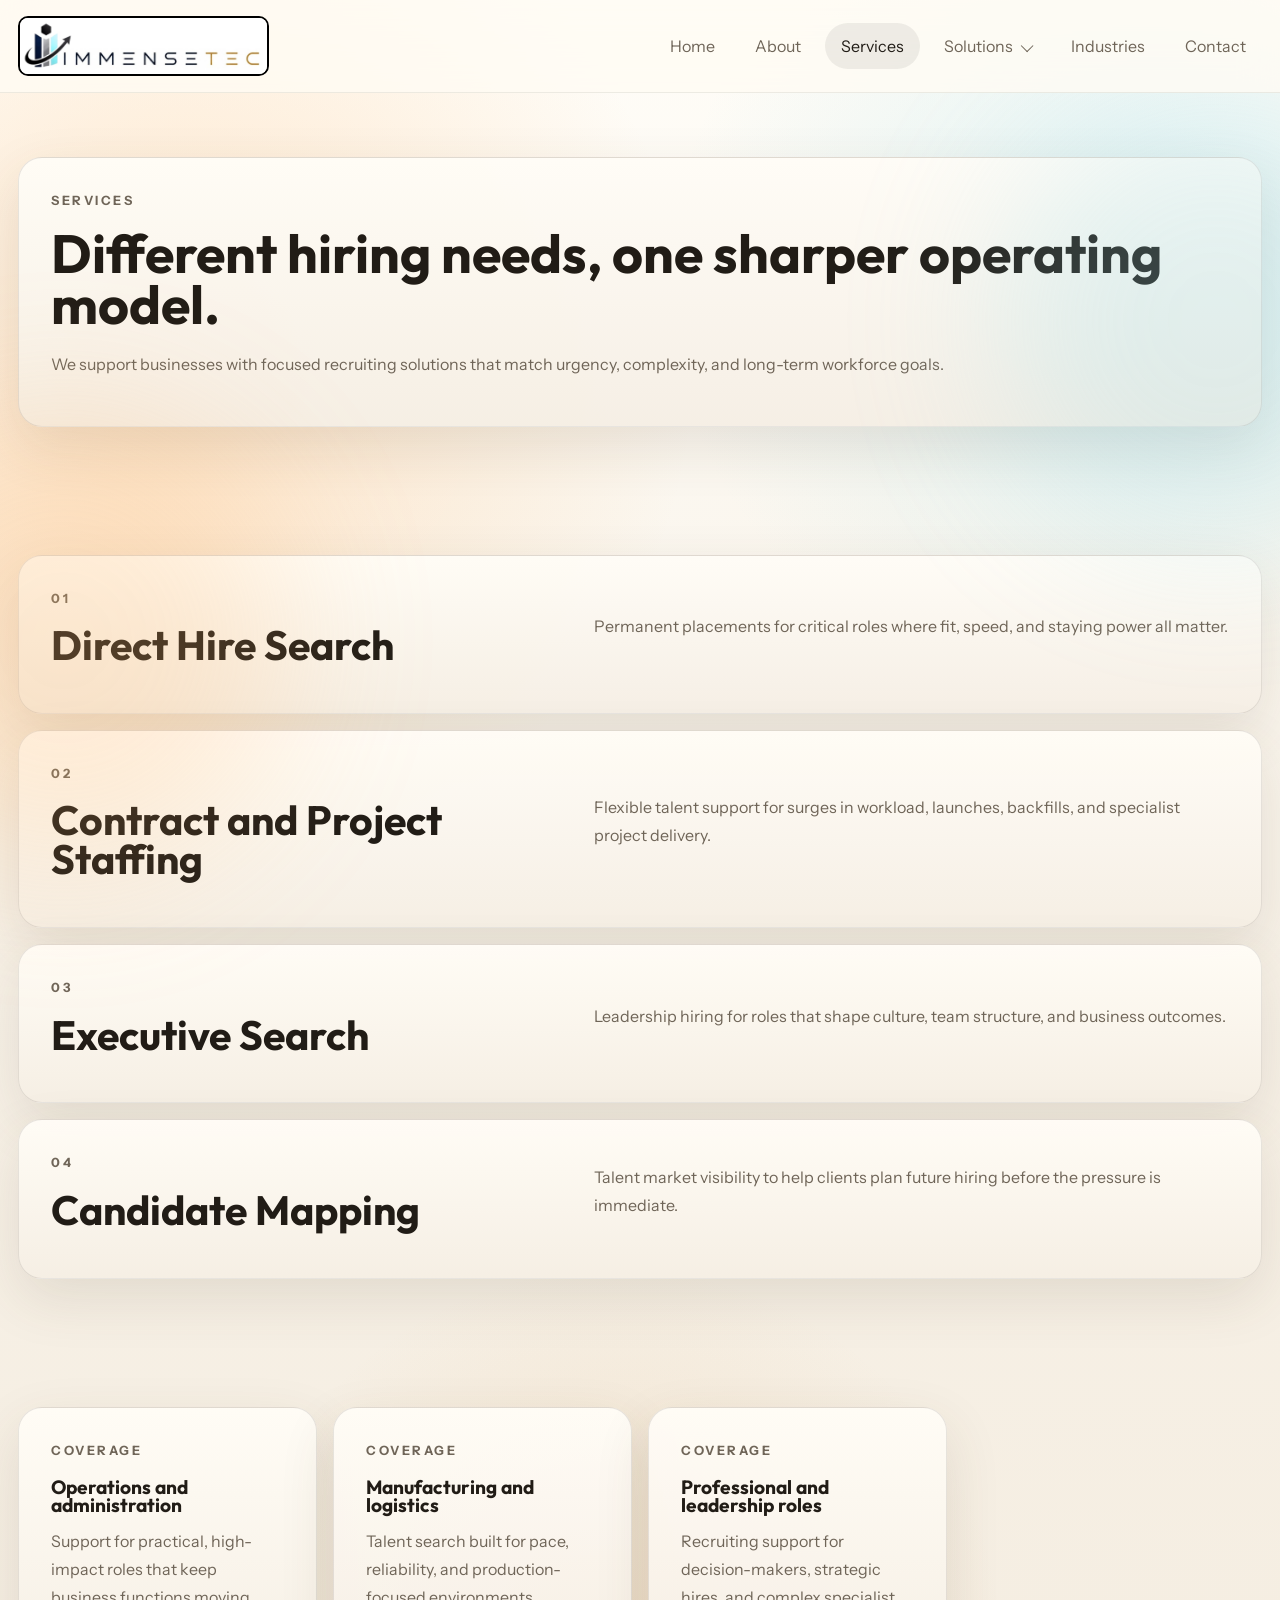
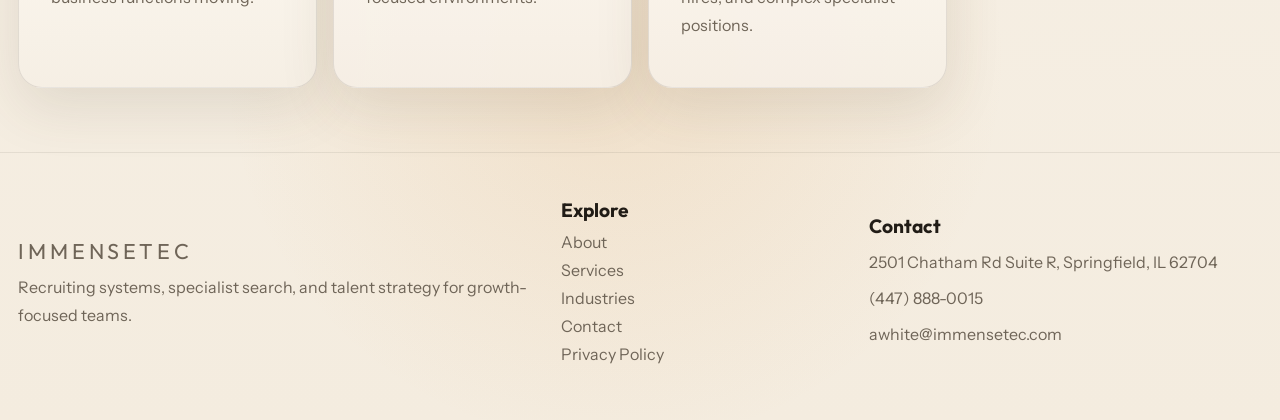
<file: services.html>
<!DOCTYPE html>
<html lang="en">
<head>
  <meta charset="UTF-8">
  <meta name="viewport" content="width=device-width, initial-scale=1.0">
  <title>Services | Immensetec</title>
  <meta name="description" content="Explore Immensetec recruiting, staffing, and talent strategy services.">
    <link rel="icon" type="image/png" href="images/Favicon.png" />
  <link rel="preconnect" href="https://fonts.googleapis.com">
  <link rel="preconnect" href="https://fonts.gstatic.com" crossorigin>
  <link href="https://fonts.googleapis.com/css2?family=Outfit:wght@400;500;600;700;800&family=Instrument+Sans:wght@400;500;600;700&display=swap" rel="stylesheet">
  <link rel="stylesheet" href="styles.css">
</head>
<body>
  <div class="site-shell">
    <!-- <header class="site-header">
      <div class="container nav-bar">
        <a href="index.html class='brand' ">
          <img src="images/logo.png" alt="Company Logo" class="logo" class="logo"  />
        </a>
        <nav class="site-nav" aria-label="Main navigation">
          <a href="index.html">Home</a>
          <a href="about.html">About</a>
          <a href="services.html" class="active">Services</a>
          <div class="nav-dropdown">
            <button class="nav-dropdown-toggle" type="button" aria-expanded="false" aria-controls="solutions-menu">
              Solutions
              <span class="nav-caret" aria-hidden="true"></span>
            </button>
            <div class="nav-dropdown-menu" id="solutions-menu">
              <div class="nav-dropdown-column">
                <p class="nav-dropdown-title">Services</p>
                <a href="services.html">Manufacturing &amp; Industrial</a>
                <a href="services.html">Financial</a>
                <a href="services.html">Healthcare &amp; Medical</a>
                <a href="services.html">Construction &amp; Infrastructure</a>
                <a href="services.html">Engineering</a>
                <a href="services.html">Oil &amp; Gas</a>
              </div>
              <div class="nav-dropdown-column nav-dropdown-column-wide">
                <p class="nav-dropdown-title">Business Challenges</p>
                <div class="nav-dropdown-cards">
                  <a href="services.html" class="nav-dropdown-card">
                    <strong>Direct Hire</strong>
                    <span>Targeted recruiting for essential permanent roles.</span>
                  </a>
                  <a href="services.html" class="nav-dropdown-card">
                    <strong>Permanent Hire</strong>
                    <span>Long-term placements built for stability and growth.</span>
                  </a>
                  <a href="services.html" class="nav-dropdown-card">
                    <strong>Fulltime Hire</strong>
                    <span>Full-cycle hiring support for core team expansion.</span>
                  </a>
                  <a href="services.html" class="nav-dropdown-card">
                    <strong>Resume Finder</strong>
                    <span>Focused candidate identification for hard-to-fill searches.</span>
                  </a>
                </div>
              </div>
              <div class="nav-dropdown-column">
                <p class="nav-dropdown-title">Industry Focus</p>
                <a href="industries.html">Industrial & Production</a>
                <a href="industries.html">Financial Services</a>
                <a href="industries.html">Hospitality & Guest Services</a>
                <a href="industries.html">Healthcare & Life Sciences</a>
                <a href="industries.html">Engineering Services</a>
                <a href="industries.html">Infrastructure & Construction</a>
                <a href="industries.html" class="nav-dropdown-viewall">View all</a>
              </div>
            </div>
          </div>
          <a href="industries.html">Industries</a>
          <a href="contact.html">Contact</a>
        </nav>
      </div>
    </header> -->
  <header class="site-header">
  <div class="container nav-bar">
    <a href="index.html" class="brand">
      <img src="images/logo.png" alt="ImmenseTec Logo" class="logo" />
    </a>

    <button class="nav-toggle" id="navToggle" aria-label="Toggle navigation" aria-expanded="false" aria-controls="siteNav">
      <span></span>
      <span></span>
      <span></span>
    </button>

    <nav class="site-nav" id="siteNav" aria-label="Main navigation">
      <a href="index.html" >Home</a>
      <a href="about.html">About</a>
      <a href="services.html" class="active">Services</a>

      <div class="nav-dropdown">
        <button class="nav-dropdown-toggle" type="button" aria-expanded="false" aria-controls="solutions-menu">
          Solutions
          <span class="nav-caret" aria-hidden="true"></span>
        </button>
        <div class="nav-dropdown-menu" id="solutions-menu">
          <div class="nav-dropdown-column">
            <p class="nav-dropdown-title">Services</p>
            <a href="services.html">Manufacturing & Industrial</a>
            <a href="services.html">Financial</a>
            <a href="services.html">Healthcare & Medical</a>
            <a href="services.html">Construction & Infrastructure</a>
            <a href="services.html">Engineering</a>
            <a href="services.html">Oil & Gas</a>
          </div>
          <div class="nav-dropdown-column nav-dropdown-column-wide">
            <p class="nav-dropdown-title">Business Challenges</p>
            <div class="nav-dropdown-cards">
              <a href="services.html" class="nav-dropdown-card">
                <strong>Direct Hire</strong>
                <span>Targeted recruiting for essential permanent roles.</span>
              </a>
              <a href="services.html" class="nav-dropdown-card">
                <strong>Permanent Hire</strong>
                <span>Long-term placements built for stability and growth.</span>
              </a>
              <a href="services.html" class="nav-dropdown-card">
                <strong>Fulltime Hire</strong>
                <span>Full-cycle hiring support for core team expansion.</span>
              </a>
              <a href="services.html" class="nav-dropdown-card">
                <strong>Resume Finder</strong>
                <span>Focused candidate identification for hard-to-fill searches.</span>
              </a>
            </div>
          </div>
          <div class="nav-dropdown-column">
            <p class="nav-dropdown-title">Industry Focus</p>
            <a href="industries.html">Industrial & Production</a>
            <a href="industries.html">Financial Services</a>
            <a href="industries.html">Hospitality & Guest Services</a>
            <a href="industries.html">Healthcare & Life Sciences</a>
            <a href="industries.html">Engineering Services</a>
            <a href="industries.html">Infrastructure & Construction</a>
            <a href="industries.html" class="nav-dropdown-viewall">View all</a>
          </div>
        </div>
      </div>

      <a href="industries.html">Industries</a>
      <a href="contact.html">Contact</a>
    </nav>
  </div>
</header>
    <main>
      <section class="page-hero">
        <div class="container page-hero-card">
          <p class="kicker">Services</p>
          <h1>Different hiring needs, one sharper operating model.</h1>
          <p>
            We support businesses with focused recruiting solutions that match urgency,
            complexity, and long-term workforce goals.
          </p>
        </div>
      </section>

      <section class="content-section">
        <div class="container services-stack">
          <article class="service-panel">
            <div>
              <p class="card-index">01</p>
              <h2>Direct Hire Search</h2>
            </div>
            <p>Permanent placements for critical roles where fit, speed, and staying power all matter.</p>
          </article>
          <article class="service-panel">
            <div>
              <p class="card-index">02</p>
              <h2>Contract and Project Staffing</h2>
            </div>
            <p>Flexible talent support for surges in workload, launches, backfills, and specialist project delivery.</p>
          </article>
          <article class="service-panel">
            <div>
              <p class="card-index">03</p>
              <h2>Executive Search</h2>
            </div>
            <p>Leadership hiring for roles that shape culture, team structure, and business outcomes.</p>
          </article>
          <article class="service-panel">
            <div>
              <p class="card-index">04</p>
              <h2>Candidate Mapping</h2>
            </div>
            <p>Talent market visibility to help clients plan future hiring before the pressure is immediate.</p>
          </article>
        </div>
      </section>

      <section class="content-section">
        <div class="container cards-layout">
          <article class="feature-card">
            <p class="mini-label">Coverage</p>
            <h3>Operations and administration</h3>
            <p>Support for practical, high-impact roles that keep business functions moving.</p>
          </article>
          <article class="feature-card">
            <p class="mini-label">Coverage</p>
            <h3>Manufacturing and logistics</h3>
            <p>Talent search built for pace, reliability, and production-focused environments.</p>
          </article>
          <article class="feature-card">
            <p class="mini-label">Coverage</p>
            <h3>Professional and leadership roles</h3>
            <p>Recruiting support for decision-makers, strategic hires, and complex specialist positions.</p>
          </article>
        </div>
      </section>


    </main>

    <footer class="site-footer">
      <div class="container footer-layout">
        <div>
          <a href="index.html" class="brand footer-brand">IMMENSETEC</a>
          <p>Recruiting systems, specialist search, and talent strategy for growth-focused teams.</p>
        </div>
        <div>
          <h3>Explore</h3>
          <a href="about.html">About</a>
          <a href="services.html">Services</a>
          <a href="industries.html">Industries</a>
          <a href="contact.html">Contact</a>
          <a href="privacy-policy.html">Privacy Policy</a>
        </div>
        <div>
          <h3>Contact</h3>
          <p>2501 Chatham Rd Suite R, Springfield, IL 62704</p>
          <p>(447) 888-0015</p>
          <p>awhite@immensetec.com</p>
        </div>
      </div>
    </footer>
  </div>
  <script src="nav.js"></script>
</body>
</html>
</file>
<file: styles.css>
:root {
  --bg: #f8f4ec;
  --bg-soft: #fffdf8;
  --panel: rgba(255, 252, 246, 0.92);
  --panel-strong: #fffaf2;
  --panel-alt: #f4efe5;
  --text: #211c16;
  --muted: #6f6558;
  --line: rgba(33, 28, 22, 0.1);
  --glow-a: #ffb467;
  --glow-b: #8fd8ea;
  --glow-c: #d78e37;
  --shadow: 0 20px 55px rgba(83, 63, 38, 0.12);
  --radius-xl: 34px;
  --radius-lg: 24px;
  --radius-md: 18px;
}

* {
  box-sizing: border-box;
}

html {
  scroll-behavior: smooth;
}

body {
  margin: 0;
  color: var(--text);
  font-family: "Instrument Sans", sans-serif;
  background:
    radial-gradient(circle at 14% 18%, rgba(255, 180, 103, 0.3), transparent 26%),
    radial-gradient(circle at 84% 14%, rgba(143, 216, 234, 0.24), transparent 20%),
    radial-gradient(circle at 48% 82%, rgba(215, 142, 55, 0.14), transparent 22%),
    linear-gradient(180deg, #fffdf8 0%, #f7f1e7 48%, #f4ecdf 100%);
  min-height: 100vh;
}

.logo {
  height: 60px;
  width: auto;
  max-width: 100%;
  display: block;
  border: 2px solid #000;
  border-radius: 10px;
  cursor: pointer;
}

@media (max-width: 768px) {
  .logo {
    height: 32px;
  }
}

@media (max-width: 480px) {
  .logo {
    height: 28px;
  }
}

a {
  color: inherit;
  text-decoration: none;
}

button,
input,
textarea {
  font: inherit;
}

.site-shell {
  position: relative;
  overflow: clip;
}

.site-shell::before,
.site-shell::after {
  content: "";
  position: absolute;
  inset: auto;
  width: 28rem;
  height: 28rem;
  border-radius: 50%;
  filter: blur(80px);
  opacity: 0.22;
  pointer-events: none;
}

.site-shell::before {
  top: 6rem;
  right: -10rem;
  background: var(--glow-b);
}

.site-shell::after {
  top: 26rem;
  left: -10rem;
  background: var(--glow-a);
}

.container {
  width: min(1280px, calc(100% - clamp(1rem, 3vw, 2.25rem)));
  margin: 0 auto;
}

.site-header {
  position: sticky;
  top: 0;
  z-index: 40;
  background: rgba(255, 251, 244, 0.78);
  backdrop-filter: blur(18px);
  border-bottom: 1px solid rgba(33, 28, 22, 0.08);
}

.nav-bar {
  display: flex;
  align-items: center;
  justify-content: space-between;
  flex-wrap: wrap;
  gap: 1rem;
  padding: 1rem 0;
}

.brand {
  display: inline-block;
  text-decoration: none;
  font-family: "Outfit", sans-serif;
  font-size: 1.35rem;
  letter-spacing: 0.18em;

}

.site-nav {
  display: flex;
  flex-wrap: wrap;
  gap: 0.5rem;
  align-items: center;
}

.site-nav a {
  padding: 0.8rem 1rem;
  border-radius: 999px;
  color: var(--muted);
  transition: 0.25s ease;
}

.site-nav a:hover,
.site-nav a.active {
  color: var(--text);
  background: rgba(33, 28, 22, 0.07);
}

.nav-dropdown {
  position: relative;
}

.nav-dropdown-toggle {
  display: inline-flex;
  align-items: center;
  gap: 0.55rem;
  padding: 0.8rem 1rem;
  border: 0;
  border-radius: 999px;
  background: transparent;
  color: var(--muted);
  cursor: pointer;
  transition: 0.25s ease;
}

.nav-dropdown-toggle:hover,
.nav-dropdown:hover .nav-dropdown-toggle,
.nav-dropdown.is-open .nav-dropdown-toggle {
  color: var(--text);
  background: rgba(33, 28, 22, 0.07);
}

.nav-caret {
  width: 0.55rem;
  height: 0.55rem;
  border-right: 1.5px solid currentColor;
  border-bottom: 1.5px solid currentColor;
  transform: rotate(45deg) translateY(-1px);
  transition: transform 0.25s ease;
}

.nav-dropdown:hover .nav-caret,
.nav-dropdown.is-open .nav-caret {
  transform: rotate(225deg) translateY(-1px);
}

.nav-dropdown-menu {
  position: absolute;
  top: calc(100% + 0.9rem);
  right: -9rem;
  z-index: 40;
  width: min(72rem, calc(100vw - 2rem));
  padding: 1.5rem;
  display: grid;
  grid-template-columns: 0.9fr 1.35fr 0.9fr;
  gap: 1.5rem;
  border: 1px solid rgba(33, 28, 22, 0.09);
  border-radius: 26px;
  background: rgba(255, 252, 247, 0.97);
  box-shadow: var(--shadow);
  backdrop-filter: blur(18px);
  opacity: 0;
  visibility: hidden;
  pointer-events: none;
  transform: translateY(10px);
  transition: opacity 0.2s ease, transform 0.2s ease, visibility 0.2s ease;
}

.nav-dropdown:hover .nav-dropdown-menu,
.nav-dropdown:focus-within .nav-dropdown-menu,
.nav-dropdown.is-open .nav-dropdown-menu {
  opacity: 1;
  visibility: visible;
  pointer-events: auto;
  transform: translateY(0);
}

.nav-dropdown-column {
  display: grid;
  align-content: start;
  gap: 0.25rem;
}

.nav-dropdown-column-wide {
  gap: 0.85rem;
}

.nav-dropdown-title {
  margin: 0 0 0.45rem;
  color: var(--text);
  font-family: "Outfit", sans-serif;
  font-size: 1.5rem;
  line-height: 1;
}

.nav-dropdown-column>a,
.nav-dropdown-viewall {
  padding: 0.75rem 0.9rem;
  border-radius: 14px;
  color: #4e4438;
  transition: 0.2s ease;
}

.nav-dropdown-column>a:hover,
.nav-dropdown-viewall:hover {
  background: rgba(33, 28, 22, 0.05);
  color: var(--text);
}

.nav-dropdown-viewall {
  color: #b86f27;
}

.nav-dropdown-cards {
  display: grid;
  grid-template-columns: repeat(2, minmax(0, 1fr));
  gap: 0.85rem;
}

.nav-dropdown-card {
  min-height: 9rem;
  padding: 1rem;
  display: grid;
  align-content: start;
  gap: 0.55rem;
  border-radius: 18px;
  border: 1px solid rgba(33, 28, 22, 0.08);
  background: linear-gradient(180deg, rgba(255, 251, 245, 0.98) 0%, rgba(244, 237, 226, 0.98) 100%);
  transition: 0.2s ease;
}

.nav-dropdown-card:hover {
  transform: translateY(-2px);
  border-color: rgba(255, 178, 107, 0.35);
}

.nav-dropdown-card strong {
  color: var(--text);
  font-family: "Outfit", sans-serif;
  font-size: 1.1rem;
  line-height: 1.05;
}

.nav-dropdown-card span {
  color: var(--muted);
  font-size: 0.92rem;
  line-height: 1.5;
}

.hero-section,
.content-section,
.page-hero,
.strip-section {
  padding: clamp(3.5rem, 5vw, 5rem) 0;
}

.hero-layout,
.metrics-layout,
.contact-layout,
.dual-panel,
.story-layout,
.timeline-layout {
  display: grid;
  grid-template-columns: repeat(2, minmax(0, 1fr));
  gap: 2rem;
  align-items: center;
}

.hero-layout {
  grid-template-columns: minmax(0, 0.95fr) minmax(0, 1.05fr);
  gap: clamp(1.5rem, 3vw, 3rem);
}

.hero-copy {
  max-width: min(100%, 38rem);
}

.hero-copy>* {
  max-width: 100%;
}

.hero-copy h1,
.page-hero-card h1,
h2,
h3 {
  margin-top: 0;
  font-family: "Outfit", sans-serif;
  line-height: 0.95;
}

.hero-copy h1,
.page-hero-card h1 {
  margin-bottom: 1.2rem;
  font-size: clamp(2.3rem, 4.6vw, 4.6rem);
}

h2 {
  margin-bottom: 1rem;
  font-size: clamp(1.7rem, 3.2vw, 2.7rem);
}

h3 {
  margin-bottom: 0.8rem;
  font-size: 1.2rem;
}

p {
  margin-top: 0;
  line-height: 1.75;
}

.hero-text,
.story-copy p,
.page-hero-card p,
.surface-card p,
.feature-card p,
.service-panel p,
.metric-card span,
.site-footer p,
.site-footer a {
  color: var(--muted);
}

.kicker,
.mini-label,
.card-index {
  margin: 0 0 1rem;
  text-transform: uppercase;
  letter-spacing: 0.2em;
  font-size: 0.8rem;
  font-weight: 700;
}

.kicker {
  color: var(--glow-c);
}

.mini-label {
  color: #0b7f9d;
}

.card-index {
  color: #ffb26b;
}

.hero-actions {
  display: flex;
  flex-wrap: wrap;
  gap: 1rem;
  margin: 2rem 0;
}

.button {
  display: inline-flex;
  align-items: center;
  justify-content: center;
  min-height: 50px;
  padding: 0.95rem 1.4rem;
  border: 1px solid transparent;
  border-radius: 999px;
  cursor: pointer;
  transition: transform 0.25s ease, border-color 0.25s ease, background 0.25s ease;
}

.button:hover {
  transform: translateY(-2px);
}

.button-primary {
  background: linear-gradient(135deg, #ff7a18 0%, #ffb347 100%);
  color: #16100a;
  font-weight: 700;
}

.button-secondary {
  background: rgba(255, 255, 255, 0.62);
  border-color: rgba(33, 28, 22, 0.12);
  color: var(--text);
}

.signal-row,
.strip-grid,
.cards-layout,
.footer-layout {
  display: grid;
  gap: 1rem;
}

.signal-row {
  grid-template-columns: repeat(4, minmax(0, 1fr));
}

.hero-copy .hero-text {
  max-width: 34rem;
}

.signal-row div,
.metric-card,
.feature-card,
.surface-card,
.service-panel,
.page-hero-card,
.insight-card,
.cta-band {
  border: 1px solid var(--line);
  background: linear-gradient(180deg, rgba(255, 252, 246, 0.96) 0%, rgba(245, 238, 228, 0.96) 100%);
  box-shadow: var(--shadow);
}

.signal-row div {
  padding: 1rem 1.1rem;
  border-radius: var(--radius-md);
}

.signal-row strong {
  display: block;
  font-size: 1rem;
}

.signal-row span {
  color: var(--muted);
  font-size: 0.92rem;
}

.hero-panel {
  position: relative;
  padding: clamp(1rem, 2vw, 1.5rem);
  min-height: clamp(26rem, 42vw, 33rem);
  border-radius: var(--radius-xl);
  background:
    linear-gradient(160deg, rgba(255, 255, 255, 0.72), rgba(255, 248, 239, 0.8)),
    rgba(255, 250, 242, 0.92);
  border: 1px solid rgba(33, 28, 22, 0.08);
  overflow: hidden;
}

.panel-glow {
  position: absolute;
  inset: 1rem auto auto 1rem;
  width: 12rem;
  height: 12rem;
  border-radius: 50%;
  background: radial-gradient(circle, rgba(143, 216, 234, 0.45) 0%, rgba(143, 216, 234, 0) 70%);
  filter: blur(18px);
}

.photo-mosaic {
  position: relative;
  display: grid;
  grid-template-columns: 1.1fr 0.9fr;
  grid-template-rows: 1fr 1fr;
  gap: 0;
  align-items: stretch;
  overflow: hidden;
  border-radius: 24px;
  border: 1px solid rgba(33, 28, 22, 0.08);
  box-shadow: var(--shadow);
}

.photo-mosaic figure {
  margin: 0;
  overflow: hidden;
  min-width: 0;
  min-height: 0;
}

.photo-mosaic img,
.profile-photo img {
  width: 100%;
  height: 100%;
  object-fit: cover;
  display: block;
}

.mosaic-primary img {
  object-position: center;
}

.mosaic-secondary img {
  object-position: center 28%;
}

.mosaic-tertiary img {
  object-fit: contain;
  object-position: center;
  background:
    radial-gradient(circle at center, rgba(143, 216, 234, 0.16), transparent 58%),
    linear-gradient(180deg, rgba(255, 250, 242, 0.96), rgba(243, 235, 223, 0.96));
  padding: 1rem;
}

.mosaic-primary {
  grid-row: span 2;
  min-height: clamp(24rem, 34vw, 30rem);
}

.mosaic-secondary {
  min-height: clamp(12rem, 17vw, 15rem);
}

.mosaic-tertiary {
  min-height: clamp(12rem, 17vw, 15rem);
}

.insight-grid {
  display: grid;
  gap: 1rem;
  margin-top: 1.5rem;
}

.insight-card {
  padding: 1.5rem;
  border-radius: 22px;
}

.insight-card h2 {
  margin-bottom: 0;
}

.accent-card {
  background:
    linear-gradient(135deg, rgba(255, 180, 103, 0.22), rgba(143, 216, 234, 0.18)),
    linear-gradient(180deg, rgba(255, 252, 246, 0.96) 0%, rgba(245, 238, 228, 0.96) 100%);
}

.strip-section {
  padding-top: 0;
}

.strip-grid {
  grid-template-columns: repeat(5, minmax(0, 1fr));
}

.strip-grid span {
  padding: 1rem 1.2rem;
  border-top: 1px solid var(--line);
  border-bottom: 1px solid var(--line);
  color: #5b5145;
  text-align: center;
  background: rgba(255, 255, 255, 0.45);
}

.story-block,
.metrics-copy {
  max-width: 34rem;
}

.section-intro {
  max-width: 42rem;
  margin-bottom: 1.5rem;
}

.cards-layout {
  grid-template-columns: repeat(4, minmax(0, 1fr));
}

.feature-card,
.surface-card,
.service-panel,
.page-hero-card,
.metric-card,
.cta-band {
  padding: 2rem;
  border-radius: var(--radius-lg);
}

.team-showcase {
  display: grid;
  grid-template-columns: repeat(4, minmax(0, 1fr));
  gap: 1rem;
}

.leadership-showcase {
  grid-template-columns: repeat(4, minmax(0, 1fr));
}

.tech-showcase {
  grid-template-columns: repeat(5, minmax(0, 1fr));
  max-width: none;
}

.compact-showcase {
  grid-template-columns: repeat(5, minmax(0, 1fr));
  gap: 0.75rem;
}

.profile-card {
  padding: 1.2rem;
  border-radius: 24px;
  border: 1px solid var(--line);
  background: linear-gradient(180deg, rgba(255, 252, 246, 0.98) 0%, rgba(244, 237, 226, 0.98) 100%);
  box-shadow: var(--shadow);
}

.profile-card h3 {
  margin-top: 1rem;
  margin-bottom: 0.35rem;
}

.profile-card p {
  margin-bottom: 0;
  color: var(--muted);
}

.profile-photo {
  overflow: hidden;
  border-radius: 18px;
  aspect-ratio: 4 / 4.7;
  background: linear-gradient(135deg, rgba(255, 180, 103, 0.18), rgba(143, 216, 234, 0.18));
}

.placeholder-photo {
  display: grid;
  place-items: center;
}

.blank-photo {
  background: linear-gradient(135deg, rgba(255, 255, 255, 0.55), rgba(255, 180, 103, 0.16));
}

.soft-placeholder {
  position: relative;
  display: grid;
  place-items: center;
  background:
    radial-gradient(circle at 30% 30%, rgba(143, 216, 234, 0.2), transparent 42%),
    radial-gradient(circle at 70% 70%, rgba(255, 180, 103, 0.2), transparent 44%),
    linear-gradient(135deg, rgba(255, 255, 255, 0.55), rgba(255, 180, 103, 0.16));
}

.soft-placeholder span {
  font-family: "Outfit", sans-serif;
  font-size: 1.3rem;
  font-weight: 700;
  letter-spacing: 0.08em;
  color: #4f4438;
}

.compact-showcase .profile-card {
  padding: 0.9rem;
  border-radius: 18px;
}

.compact-showcase .profile-photo {
  border-radius: 14px;
  aspect-ratio: 4 / 4.2;
}

.compact-showcase .profile-card h3 {
  margin-top: 0.8rem;
  margin-bottom: 0.2rem;
  font-size: 1rem;
}

.compact-showcase .profile-card p {
  font-size: 0.9rem;
  line-height: 1.5;
}

.placeholder-photo span {
  font-family: "Outfit", sans-serif;
  font-size: 1.55rem;
  font-weight: 700;
  color: #bf7b2f;
}

.metrics-stack,
.services-stack,
.timeline-list,
.industry-cloud {
  display: grid;
  gap: 1rem;
}

.industry-cloud {
  grid-template-columns: repeat(4, minmax(0, 1fr));
}

.industry-cloud span {
  padding: 1rem 1.2rem;
  border-radius: 999px;
  border: 1px solid var(--line);
  background: rgba(255, 255, 255, 0.52);
  color: #51473c;
  text-align: center;
}

.privacy-layout {
  display: grid;
  grid-template-columns: 1fr;
}

.privacy-card {
  max-width: 920px;
}

.privacy-card a {
  color: #0b7f9d;
}

.policy-list {
  margin: 0 0 1.5rem;
  padding-left: 1.25rem;
  color: var(--muted);
}

.policy-list li {
  margin-bottom: 0.85rem;
  line-height: 1.75;
}

.timeline-item {
  display: grid;
  grid-template-columns: auto 1fr;
  gap: 1rem;
  align-items: start;
  padding: 1.25rem 0;
  border-bottom: 1px solid rgba(33, 28, 22, 0.08);
}

.timeline-item span {
  display: inline-flex;
  align-items: center;
  justify-content: center;
  width: 3rem;
  height: 3rem;
  border-radius: 50%;
  background: rgba(255, 180, 103, 0.18);
  color: #b86f27;
  font-weight: 700;
}

.service-panel {
  display: grid;
  grid-template-columns: 0.9fr 1.1fr;
  gap: 1.5rem;
  align-items: center;
}

.contact-form {
  display: grid;
  gap: 0.8rem;
}

.contact-form label {
  font-size: 0.95rem;
  color: #4e4438;
}

.contact-form input,
.contact-form textarea {
  width: 100%;
  padding: 0.95rem 1rem;
  border-radius: 14px;
  border: 1px solid rgba(33, 28, 22, 0.1);
  background: rgba(255, 255, 255, 0.75);
  color: var(--text);
}

.contact-form input::placeholder,
.contact-form textarea::placeholder {
  color: #93887b;
}

.contact-form input:focus,
.contact-form textarea:focus {
  outline: 2px solid rgba(143, 216, 234, 0.35);
  border-color: rgba(143, 216, 234, 0.45);
}

.form-consent {
  margin: 0.25rem 0 0;
  font-size: 0.9rem;
  line-height: 1.6;
  color: var(--muted);
}

.cta-band,
.footer-layout {
  display: grid;
  grid-template-columns: 1.2fr 0.8fr;
  align-items: center;
  gap: 2rem;
}

.site-footer {
  padding: 3rem 0;
  border-top: 1px solid rgba(33, 28, 22, 0.08);
}

.footer-layout {
  grid-template-columns: 1.3fr 0.7fr 1fr;
}

.footer-brand {
  display: inline-block;
  margin-bottom: 1rem;
}


.site-footer h3 {
  margin-top: 0;
  margin-bottom: 0.8rem;
  font-family: "Outfit", sans-serif;
}

.site-footer a,
.site-footer p {
  display: block;
  margin-bottom: 0.5rem;
}


@media (max-width: 1280px) {
  .hero-layout {
    grid-template-columns: minmax(0, 1fr) minmax(0, 1fr);
    gap: 1.5rem;
  }

  .hero-copy h1,
  .page-hero-card h1 {
    font-size: clamp(2.2rem, 4.2vw, 4rem);
  }

  .hero-panel {
    min-height: 28rem;
  }
}

@media (max-width: 980px) {

  .hero-layout,
  .metrics-layout,
  .contact-layout,
  .dual-panel,
  .story-layout,
  .timeline-layout,
  .service-panel,
  .cta-band,
  .footer-layout,
  .cards-layout,
  .industry-cards-grid,
  .strip-grid,
  .signal-row,
  .team-showcase,
  .industry-cloud {
    grid-template-columns: 1fr;
  }

  .nav-bar {
    /* flex-direction: column; */
    align-items: flex-start;
  }

  .site-nav {
    width: 100%;
  }

  .nav-dropdown {
    width: 100%;
  }

  .nav-dropdown-menu {
    position: static;
    width: 100%;
    margin-top: 0.75rem;
    grid-template-columns: 1fr;
    transform: none;
    right: auto;
    top: auto;
    opacity: 1;
    visibility: visible;
    pointer-events: auto;
    display: none;
  }

  .nav-dropdown:hover .nav-dropdown-menu,
  .nav-dropdown:focus-within .nav-dropdown-menu {
    transform: none;
  }

  .nav-dropdown.is-open .nav-dropdown-menu {
    display: grid;
  }

  .hero-copy {
    max-width: none;
  }

  .hero-panel {
    min-height: auto;
  }

  .insight-grid {
    margin-top: 2rem;
  }

  .photo-mosaic {
    grid-template-columns: 1fr;
    grid-template-rows: none;
  }

  .mosaic-primary,
  .mosaic-secondary,
  .mosaic-tertiary {
    min-height: 16rem;
  }

  .tech-showcase {
    grid-template-columns: 1fr;
    max-width: none;
  }
}

@media (max-width: 640px) {

  .hero-section,
  .content-section,
  .page-hero,
  .strip-section {
    padding: 4rem 0;
  }

  .site-nav {
    width: 100%;
  }

  .site-nav a,
  .nav-dropdown-toggle {
    flex: 0 0 auto;
    width: 100%;
    text-align: left;
    justify-content: space-between;
  }

  .brand {
    font-size: 1.25rem;
  }


  .nav-dropdown-cards {
    grid-template-columns: 1fr;
  }
}

.industry-gallery-grid {
  display: grid;
  grid-template-columns: repeat(4, minmax(0, 1fr));
  gap: 1rem;
}

.industry-gallery-card {
  overflow: hidden;
  border-radius: var(--radius-lg);
  border: 1px solid var(--line);
  background: linear-gradient(180deg, rgba(255, 252, 246, 0.98) 0%, rgba(244, 237, 226, 0.98) 100%);
  box-shadow: var(--shadow);
}

.industry-gallery-image {
  overflow: hidden;
  aspect-ratio: 1 / 1;
  background: rgba(255, 255, 255, 0.72);
}

.industry-gallery-image img {
  width: 100%;
  height: 100%;
  object-fit: cover;
  display: block;
}

.industry-gallery-label {
  min-height: 3.75rem;
  padding: 0.8rem 0.9rem 0.9rem;
  display: flex;
  align-items: center;
  border-top: 1px solid rgba(33, 28, 22, 0.08);
}

.industry-gallery-label h3 {
  margin: 0;
  font-size: 0.95rem;
  line-height: 1.25;
}

@media (max-width: 980px) {
  .industry-gallery-grid {
    grid-template-columns: repeat(2, minmax(0, 1fr));
  }
}

@media (max-width: 640px) {
  .industry-gallery-grid {
    grid-template-columns: 1fr;
  }
}

/* ---- Hamburger toggle (hidden on desktop) ---- */
.nav-toggle {
  display: none;
  flex-direction: column;
  justify-content: space-between;
  width: 26px;
  height: 18px;
  background: none;
  border: none;
  cursor: pointer;
  padding: 0;
  z-index: 41;
}

.nav-toggle span {
  display: block;
  height: 2.5px;
  width: 100%;
  background: var(--text);
  border-radius: 2px;
  transition: transform 0.25s ease, opacity 0.25s ease;
}

.nav-toggle.is-open span:nth-child(1) {
  transform: translateY(7.5px) rotate(45deg);
}

.nav-toggle.is-open span:nth-child(2) {
  opacity: 0;
}

.nav-toggle.is-open span:nth-child(3) {
  transform: translateY(-7.5px) rotate(-45deg);
}

/* ---- Mobile nav ---- */
@media (max-width: 900px) {
  .nav-toggle {
    display: flex;
      margin-left: auto; 

  }

  .site-nav {
    position: fixed;
    inset: 0 0 0 auto;
    top: 0;
    right: -100%;
    width: min(80%, 320px);
    height: 100vh;
    background: rgba(255, 252, 247, 0.98);
    backdrop-filter: blur(18px);
    flex-direction: column;
    align-items: flex-start;
    flex-wrap: nowrap;
    gap: 0.25rem;
    padding: 5.5rem 1.25rem 2rem;
    box-shadow: -8px 0 30px rgba(33, 28, 22, 0.12);
    transition: right 0.3s ease;
    z-index: 40;
    overflow-y: auto;
  }

  .site-nav.is-open {
    right: 0;
  }

  .site-nav a {
    width: 100%;
    padding: 0.9rem 1rem;
  }

  /* Dropdown becomes a stacked accordion inside the mobile panel */
  .nav-dropdown {
    width: 100%;
  }

  .nav-dropdown-toggle {
    width: 100%;
    justify-content: space-between;
  }

  .nav-dropdown-menu {
    position: static;
    width: 100%;
    grid-template-columns: 1fr;
    border-radius: 14px;
    box-shadow: none;
    border: none;
    padding: 0.5rem 0 0.5rem 0.5rem;
    background: transparent;
    backdrop-filter: none;
    /* let JS control visibility via is-open, disable hover trigger */
    transform: none;
  }

  .nav-dropdown:hover .nav-dropdown-menu {
    opacity: 0;
    visibility: hidden;
    pointer-events: none;
  }

  .nav-dropdown.is-open .nav-dropdown-menu {
    opacity: 1;
    visibility: visible;
    pointer-events: auto;
  }

  .nav-dropdown-cards {
    grid-template-columns: 1fr;
  }

  /* Optional: dim the page behind the open mobile panel */
  body.nav-open::after {
    content: "";
    position: fixed;
    inset: 0;
    background: rgba(0, 0, 0, 0.35);
    z-index: 30;
  }

  body.nav-open {
    overflow: hidden;
  }
}
</file>
